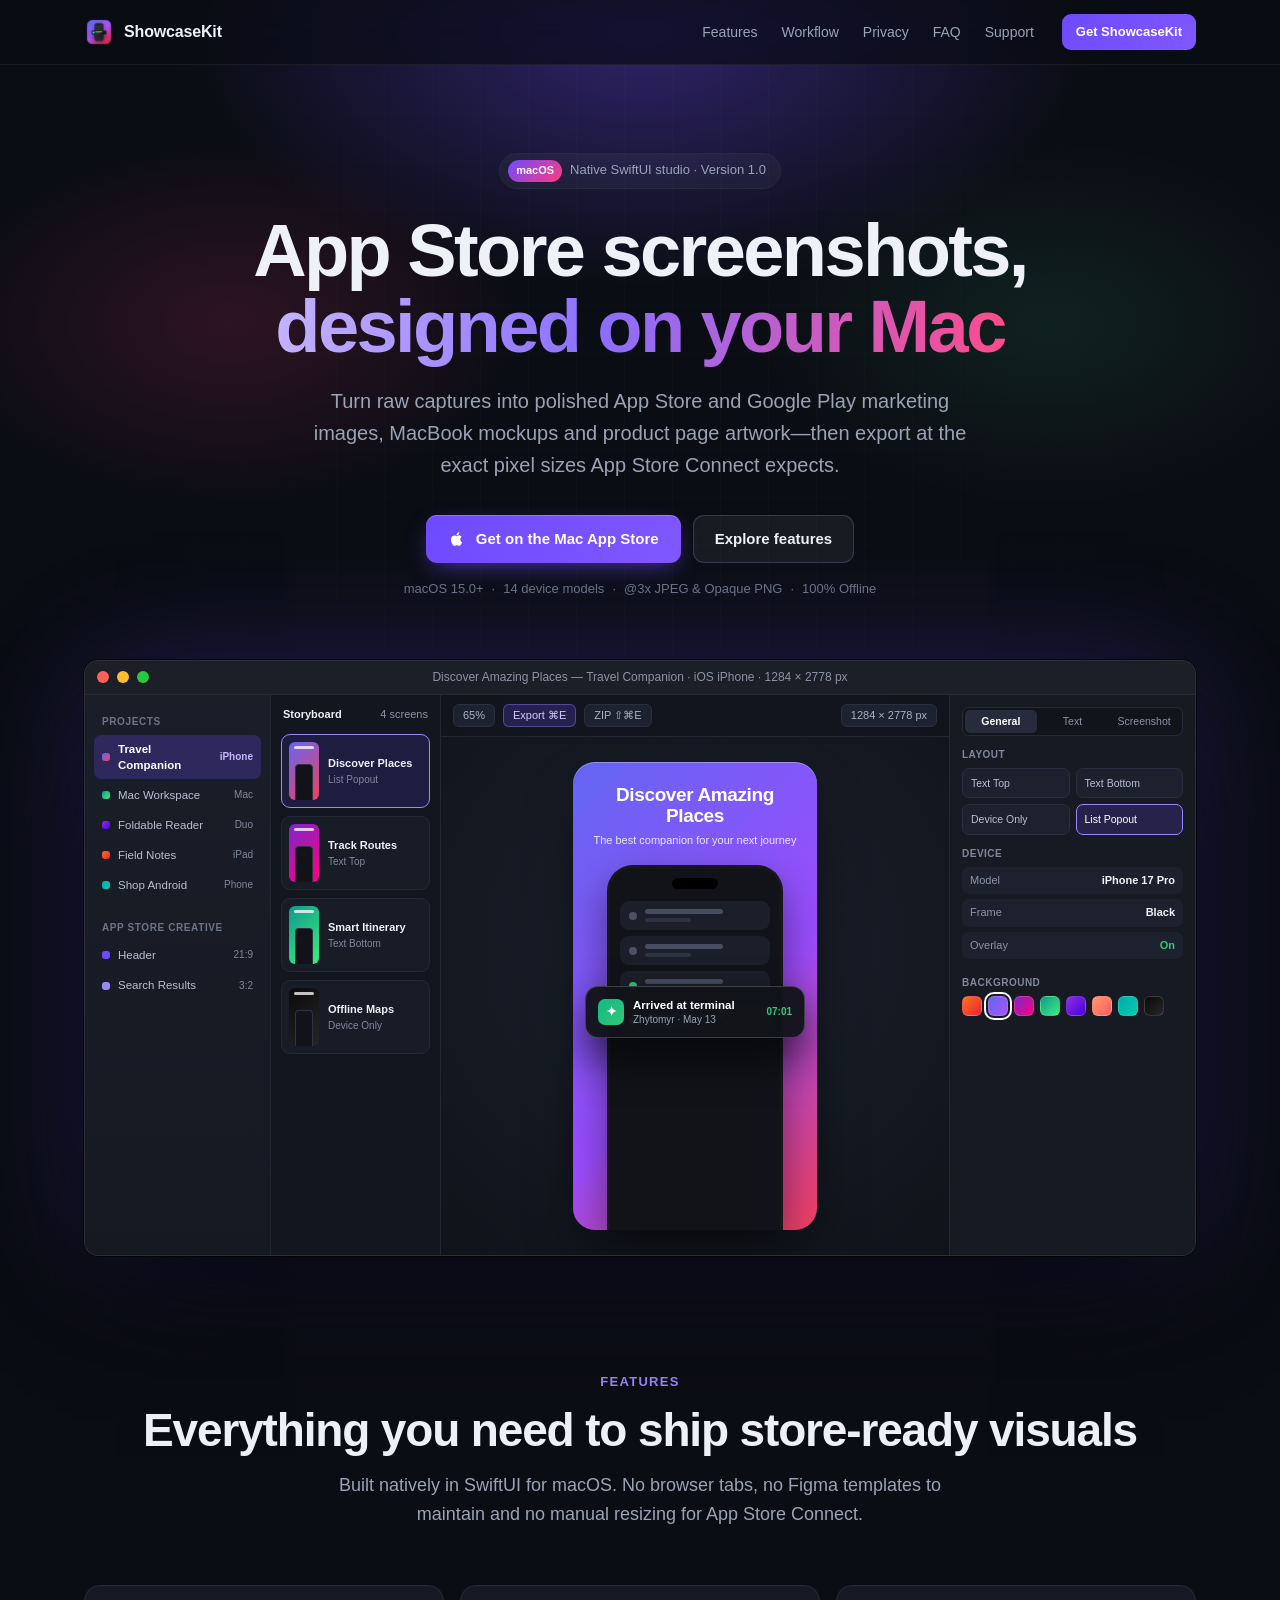
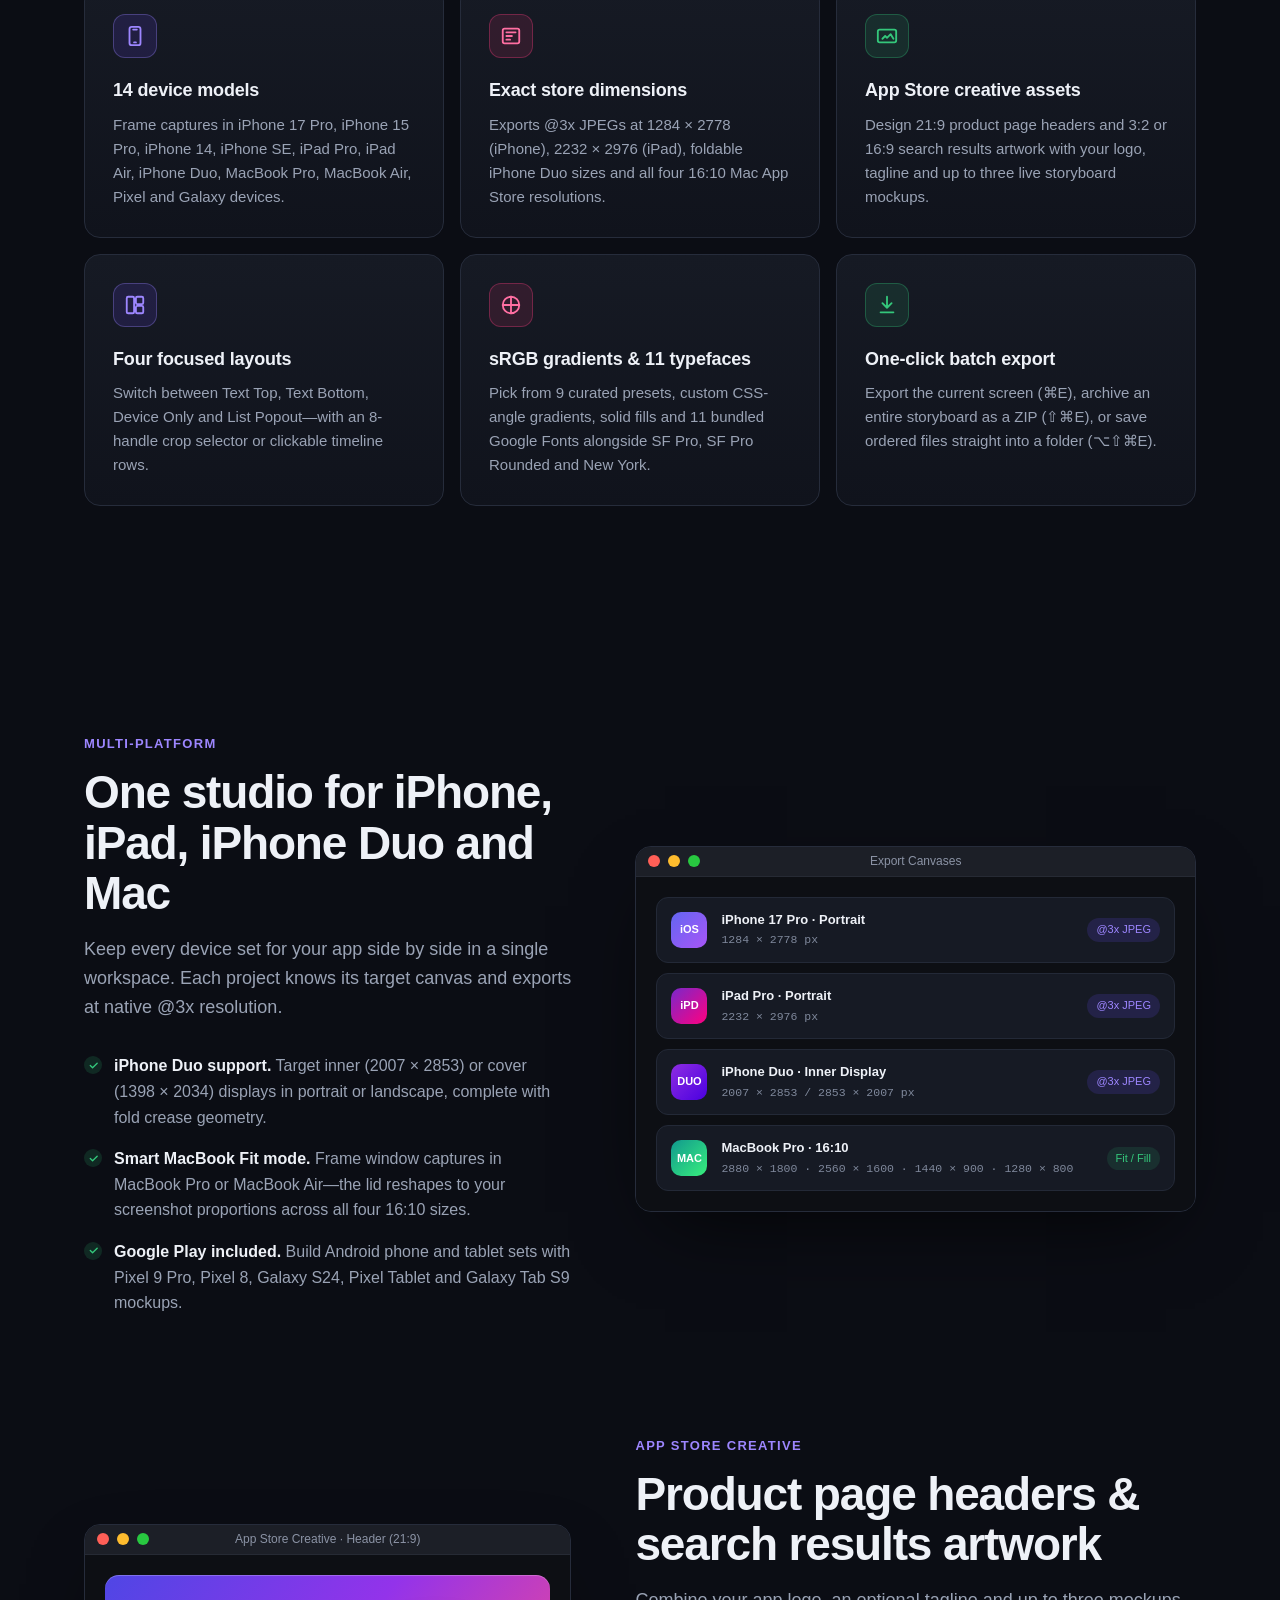
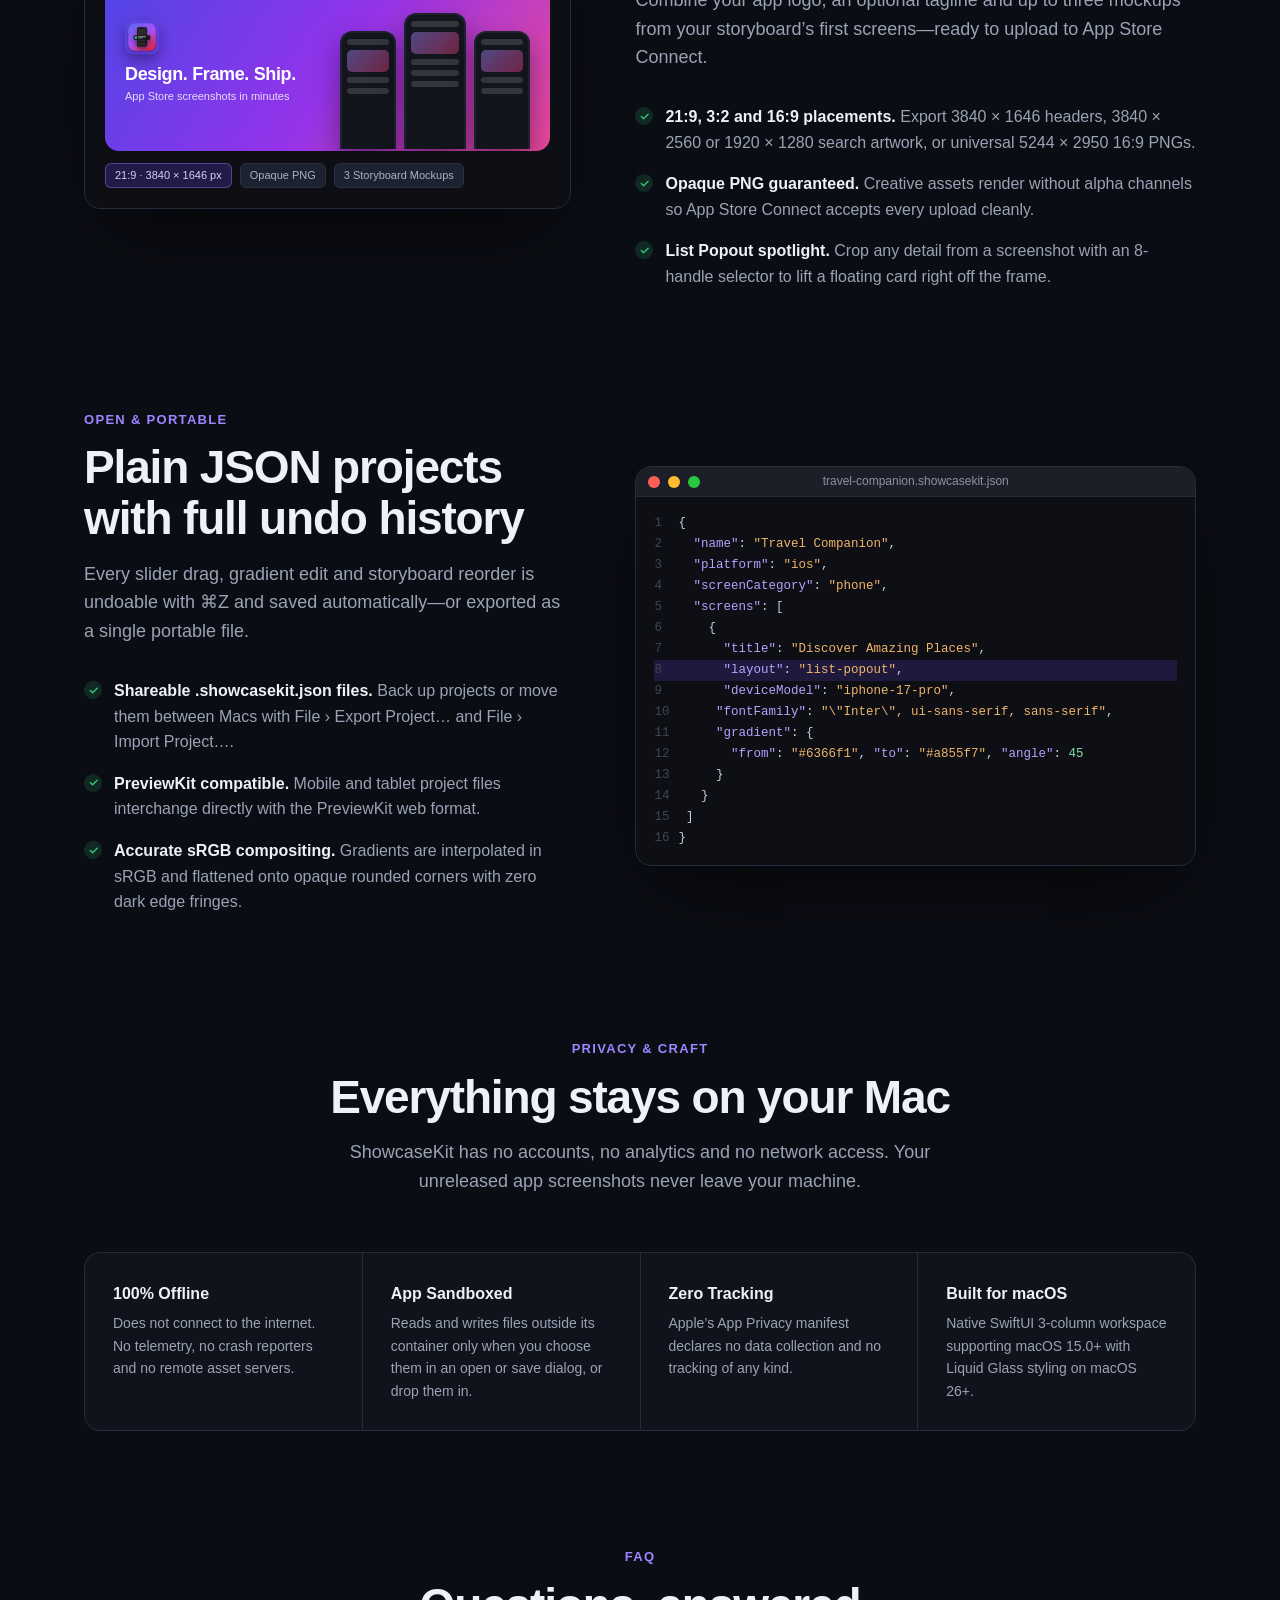
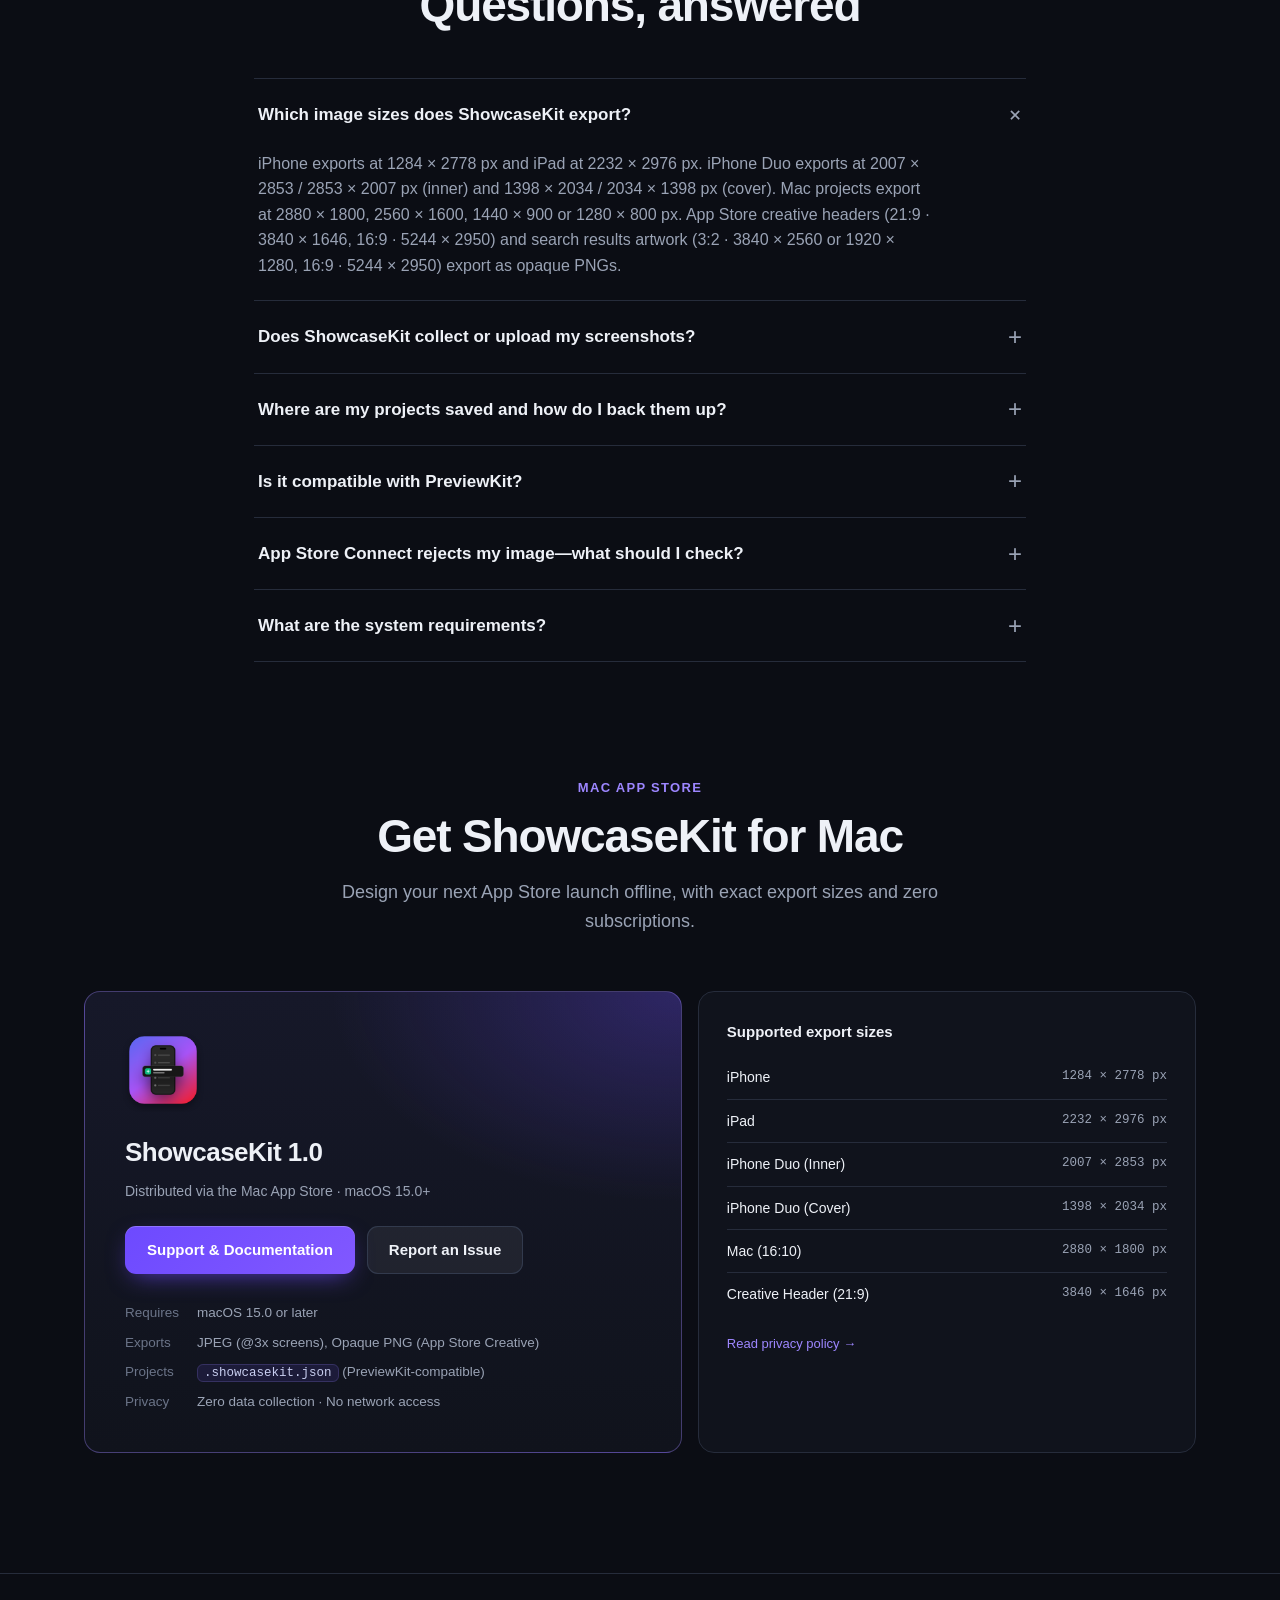
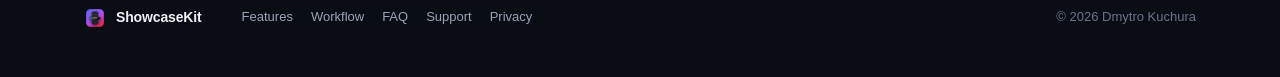
<file: index.html>
<!doctype html>
<html lang="en" class="nojs">
<head>
<meta charset="utf-8">
<meta name="viewport" content="width=device-width, initial-scale=1">
<title>ShowcaseKit — App Store Screenshots &amp; Mockups for macOS</title>
<meta name="description" content="Design App Store and Google Play marketing screenshots, MacBook mockups and product page artwork on your Mac, then export at exact store pixel sizes.">
<meta name="author" content="Dmytro Kuchura">
<meta name="robots" content="index, follow, max-image-preview:large, max-snippet:-1, max-video-preview:-1">
<meta name="googlebot" content="index, follow, max-image-preview:large, max-snippet:-1, max-video-preview:-1">
<link rel="canonical" href="https://dmytro-kuchura.github.io/showcasekit/">
<link rel="sitemap" type="application/xml" title="Sitemap" href="sitemap.xml">
<meta name="application-name" content="ShowcaseKit">
<meta name="apple-mobile-web-app-title" content="ShowcaseKit">
<meta name="theme-color" content="#0b0d14">
<meta name="color-scheme" content="dark">

<meta property="og:type" content="website">
<meta property="og:site_name" content="ShowcaseKit">
<meta property="og:locale" content="en_US">
<meta property="og:url" content="https://dmytro-kuchura.github.io/showcasekit/">
<meta property="og:title" content="ShowcaseKit — App Store screenshots, designed on your Mac">
<meta property="og:description" content="Turn your app’s captures into store-ready marketing screenshots, MacBook mockups and App Store creative artwork—100% offline.">
<meta property="og:image" content="https://dmytro-kuchura.github.io/showcasekit/og.png">
<meta property="og:image:type" content="image/png">
<meta property="og:image:width" content="1200">
<meta property="og:image:height" content="630">
<meta property="og:image:alt" content="ShowcaseKit macOS app preview showing an App Store marketing screenshot with an iPhone mockup and List Popout card">

<meta name="twitter:card" content="summary_large_image">
<meta name="twitter:title" content="ShowcaseKit — App Store screenshots, designed on your Mac">
<meta name="twitter:description" content="Design App Store marketing screenshots, MacBook mockups and product page artwork on your Mac.">
<meta name="twitter:image" content="https://dmytro-kuchura.github.io/showcasekit/og.png">
<meta name="twitter:image:alt" content="ShowcaseKit macOS app preview showing an App Store marketing screenshot with an iPhone mockup and List Popout card">

<link rel="icon" href="icon.png" type="image/png">
<link rel="apple-touch-icon" href="icon.png">
<link rel="manifest" href="site.webmanifest">
<link rel="preload" href="icon.png" as="image">
<link rel="stylesheet" href="style.css">

<script type="application/ld+json">
{
  "@context": "https://schema.org",
  "@graph": [
    {
      "@type": "Person",
      "@id": "https://dmytro-kuchura.github.io/showcasekit/#author",
      "name": "Dmytro Kuchura",
      "url": "https://github.com/dmytro-kuchura"
    },
    {
      "@type": "SoftwareApplication",
      "@id": "https://dmytro-kuchura.github.io/showcasekit/#app",
      "name": "ShowcaseKit",
      "description": "Native macOS app for designing App Store and Google Play marketing screenshots, MacBook mockups and product page artwork with exact store exports.",
      "url": "https://dmytro-kuchura.github.io/showcasekit/",
      "image": "https://dmytro-kuchura.github.io/showcasekit/icon.png",
      "screenshot": "https://dmytro-kuchura.github.io/showcasekit/og.png",
      "applicationCategory": "DesignApplication",
      "applicationSubCategory": "Screenshot & Mockup Designer",
      "operatingSystem": "macOS 15.0 or later",
      "softwareVersion": "1.0",
      "inLanguage": "en",
      "author": { "@id": "https://dmytro-kuchura.github.io/showcasekit/#author" },
      "publisher": { "@id": "https://dmytro-kuchura.github.io/showcasekit/#author" },
      "featureList": [
        "14 device models for iPhone, iPad, iPhone Duo, Mac and Android",
        "Exact @3x App Store Connect and Google Play export sizes",
        "App Store product page header and search results artwork",
        "Four layouts including List Popout with 8-handle crop selector",
        "Gradient presets, custom gradients, solid fills and 11 typefaces",
        "Portable .showcasekit.json project files"
      ]
    },
    {
      "@type": "WebSite",
      "@id": "https://dmytro-kuchura.github.io/showcasekit/#website",
      "name": "ShowcaseKit",
      "url": "https://dmytro-kuchura.github.io/showcasekit/",
      "inLanguage": "en",
      "publisher": { "@id": "https://dmytro-kuchura.github.io/showcasekit/#author" }
    },
    {
      "@type": "WebPage",
      "@id": "https://dmytro-kuchura.github.io/showcasekit/#webpage",
      "url": "https://dmytro-kuchura.github.io/showcasekit/",
      "name": "ShowcaseKit — App Store Screenshots & Mockups for macOS",
      "description": "Design App Store and Google Play marketing screenshots, MacBook mockups and product page artwork on your Mac, then export at exact store pixel sizes.",
      "isPartOf": { "@id": "https://dmytro-kuchura.github.io/showcasekit/#website" },
      "about": { "@id": "https://dmytro-kuchura.github.io/showcasekit/#app" },
      "primaryImageOfPage": "https://dmytro-kuchura.github.io/showcasekit/og.png",
      "inLanguage": "en"
    },
    {
      "@type": "FAQPage",
      "@id": "https://dmytro-kuchura.github.io/showcasekit/#faq",
      "mainEntity": [
        {
          "@type": "Question",
          "name": "Which image sizes does ShowcaseKit export?",
          "acceptedAnswer": {
            "@type": "Answer",
            "text": "iPhone exports at 1284 x 2778 px and iPad at 2232 x 2976 px. iPhone Duo exports at 2007 x 2853 / 2853 x 2007 px (inner) and 1398 x 2034 / 2034 x 1398 px (cover). Mac projects export at 2880 x 1800, 2560 x 1600, 1440 x 900 or 1280 x 800 px. App Store creative headers (21:9 · 3840 x 1646, 16:9 · 5244 x 2950) and search results artwork (3:2 · 3840 x 2560 or 1920 x 1280, 16:9 · 5244 x 2950) export as opaque PNGs."
          }
        },
        {
          "@type": "Question",
          "name": "Does ShowcaseKit collect or upload my screenshots?",
          "acceptedAnswer": {
            "@type": "Answer",
            "text": "No. ShowcaseKit has no accounts, no analytics and no network access. All projects, screenshots and logos are stored locally in ShowcaseKit’s sandboxed container on your Mac."
          }
        },
        {
          "@type": "Question",
          "name": "Where are my projects saved and how do I back them up?",
          "acceptedAnswer": {
            "@type": "Answer",
            "text": "Projects save automatically on your Mac. To back up a project or move it to another Mac, choose File › Export Project… to save a portable .showcasekit.json file, then open it with File › Import Project…."
          }
        },
        {
          "@type": "Question",
          "name": "Is it compatible with PreviewKit?",
          "acceptedAnswer": {
            "@type": "Answer",
            "text": "Yes. .showcasekit.json uses the same format as PreviewKit’s .previewkit.json, so iOS and Android phone/tablet projects move freely between the two."
          }
        },
        {
          "@type": "Question",
          "name": "App Store Connect rejects my image—what should I check?",
          "acceptedAnswer": {
            "@type": "Answer",
            "text": "Verify that your project’s device class (iPhone, iPad, iPhone Duo or Mac) matches the slot you are uploading to in App Store Connect. If it still fails, check the Support page or open a GitHub issue with the exact error message."
          }
        },
        {
          "@type": "Question",
          "name": "What are the system requirements?",
          "acceptedAnswer": {
            "@type": "Answer",
            "text": "macOS 15.0 or later. ShowcaseKit is a native SwiftUI Mac app sold through the Mac App Store."
          }
        }
      ]
    }
  ]
}
</script>
<script>document.documentElement.className = "js";</script>
</head>
<body>

<nav aria-label="Main">
  <div class="wrap">
    <a class="brand" href="./" aria-label="ShowcaseKit home"><img src="icon.png" alt="" width="30" height="30">ShowcaseKit</a>
    <div class="links">
      <a href="#features">Features</a>
      <a href="#workflow">Workflow</a>
      <a href="#privacy">Privacy</a>
      <a href="#faq">FAQ</a>
      <a href="support.html">Support</a>
    </div>
    <a class="btn small" href="#get">Get ShowcaseKit</a>
  </div>
</nav>

<main>
<header class="hero">
  <div class="wrap">
    <a class="pill" href="#features"><b>macOS</b> Native SwiftUI studio · Version 1.0</a>
    <h1>App Store screenshots,<br><span class="grad">designed on your Mac</span></h1>
    <p class="lede">Turn raw captures into polished App Store and Google Play marketing images, MacBook mockups and product page artwork—then export at the exact pixel sizes App Store Connect expects.</p>
    <div class="cta">
      <a class="btn" href="#get">
        <svg viewBox="0 0 24 24" fill="currentColor" aria-hidden="true"><path d="M16.37 12.6c-.02-2.3 1.88-3.4 1.97-3.46-1.07-1.57-2.74-1.78-3.33-1.8-1.42-.14-2.77.83-3.49.83-.72 0-1.83-.81-3.01-.79-1.55.02-2.98.9-3.78 2.29-1.61 2.8-.41 6.94 1.16 9.21.77 1.11 1.68 2.36 2.88 2.31 1.16-.05 1.59-.75 2.99-.75 1.4 0 1.79.75 3.01.72 1.24-.02 2.03-1.13 2.79-2.25.88-1.29 1.24-2.53 1.26-2.6-.03-.01-2.42-.93-2.45-3.71zM14.08 5.84c.64-.77 1.07-1.85.95-2.92-.92.04-2.03.61-2.69 1.38-.59.68-1.1 1.78-.97 2.83 1.03.08 2.07-.52 2.71-1.29z"/></svg>
        Get on the Mac App Store
      </a>
      <a class="btn ghost" href="#features">Explore features</a>
    </div>
    <p class="cta-meta"><span>macOS 15.0+</span><span>14 device models</span><span>@3x JPEG &amp; Opaque PNG</span><span>100% Offline</span></p>

    <div class="shot" id="shot">
      <div class="win" role="img" aria-label="ShowcaseKit window showing project sidebar, screen storyboard, live device canvas and inspector">
        <div class="titlebar"><i></i><i></i><i></i><span>Discover Amazing Places — Travel Companion · iOS iPhone · 1284 × 2778 px</span></div>
        <div class="sk-body">
          <div class="sk-side">
            <div class="sk-grp">Projects</div>
            <div class="sk-proj sel"><span class="sk-dot" style="background:linear-gradient(135deg,#6366f1,#f43f5e)"></span>Travel Companion<em>iPhone</em></div>
            <div class="sk-proj"><span class="sk-dot" style="background:linear-gradient(135deg,#11998e,#38ef7d)"></span>Mac Workspace<em>Mac</em></div>
            <div class="sk-proj"><span class="sk-dot" style="background:linear-gradient(135deg,#8e2de2,#4a00e0)"></span>Foldable Reader<em>Duo</em></div>
            <div class="sk-proj"><span class="sk-dot" style="background:linear-gradient(135deg,#f97316,#ed213a)"></span>Field Notes<em>iPad</em></div>
            <div class="sk-proj"><span class="sk-dot" style="background:linear-gradient(135deg,#02aab0,#00cdac)"></span>Shop Android<em>Phone</em></div>
            <div class="sk-grp" style="margin-top:12px">App Store Creative</div>
            <div class="sk-proj"><span class="sk-dot" style="background:#6d4aff"></span>Header<em>21:9</em></div>
            <div class="sk-proj"><span class="sk-dot" style="background:#9d86ff"></span>Search Results<em>3:2</em></div>
          </div>

          <div class="sk-board">
            <div class="sk-board-hd"><b>Storyboard</b><span>4 screens</span></div>
            <div class="sk-thumb sel">
              <div class="sk-mini" style="background:linear-gradient(135deg,#6366f1,#f43f5e)"><span></span><i></i></div>
              <div class="sk-thumb-meta"><b>Discover Places</b><small>List Popout</small></div>
            </div>
            <div class="sk-thumb">
              <div class="sk-mini" style="background:linear-gradient(135deg,#7928CA,#FF0080)"><span></span><i></i></div>
              <div class="sk-thumb-meta"><b>Track Routes</b><small>Text Top</small></div>
            </div>
            <div class="sk-thumb">
              <div class="sk-mini" style="background:linear-gradient(135deg,#11998e,#38ef7d)"><span></span><i></i></div>
              <div class="sk-thumb-meta"><b>Smart Itinerary</b><small>Text Bottom</small></div>
            </div>
            <div class="sk-thumb">
              <div class="sk-mini" style="background:linear-gradient(135deg,#0a0a0a,#262626)"><span></span><i></i></div>
              <div class="sk-thumb-meta"><b>Offline Maps</b><small>Device Only</small></div>
            </div>
          </div>

          <div class="sk-stage">
            <div class="sk-toolbar">
              <span class="chip">65%</span>
              <span class="chip accent">Export ⌘E</span>
              <span class="chip">ZIP ⇧⌘E</span>
              <span class="chip" style="margin-left:auto">1284 × 2778 px</span>
            </div>
            <div class="sk-canvas-wrap">
              <div class="sk-card">
                <h4>Discover Amazing Places</h4>
                <p>The best companion for your next journey</p>
                <div class="sk-phone">
                  <div class="sk-island"></div>
                  <div class="sk-row"><i></i><div><b></b><span></span></div></div>
                  <div class="sk-row"><i></i><div><b></b><span></span></div></div>
                  <div class="sk-row done"><i></i><div><b></b><span></span></div></div>
                  <div class="sk-row done"><i></i><div><b></b><span></span></div></div>
                </div>
                <div class="sk-popout">
                  <div class="sk-pop-ic">✦</div>
                  <div><b>Arrived at terminal</b><small>Zhytomyr · May 13</small></div>
                  <em>07:01</em>
                </div>
              </div>
            </div>
          </div>

          <div class="sk-insp">
            <div class="sk-seg"><span class="on">General</span><span>Text</span><span>Screenshot</span></div>
            <div>
              <div class="sk-sec-lbl">Layout</div>
              <div class="sk-layouts">
                <div class="sk-lay">Text Top</div>
                <div class="sk-lay">Text Bottom</div>
                <div class="sk-lay">Device Only</div>
                <div class="sk-lay on">List Popout</div>
              </div>
            </div>
            <div>
              <div class="sk-sec-lbl">Device</div>
              <div class="sk-kv"><span>Model</span><b>iPhone 17 Pro</b></div>
              <div class="sk-kv"><span>Frame</span><b>Black</b></div>
              <div class="sk-kv"><span>Overlay</span><b style="color:var(--green)">On</b></div>
            </div>
            <div>
              <div class="sk-sec-lbl">Background</div>
              <div class="sk-swatches">
                <span class="sk-sw" style="background:linear-gradient(135deg,#f97316,#ed213a)"></span>
                <span class="sk-sw on" style="background:linear-gradient(135deg,#6366f1,#a855f7)"></span>
                <span class="sk-sw" style="background:linear-gradient(135deg,#7928CA,#FF0080)"></span>
                <span class="sk-sw" style="background:linear-gradient(135deg,#11998e,#38ef7d)"></span>
                <span class="sk-sw" style="background:linear-gradient(135deg,#8e2de2,#4a00e0)"></span>
                <span class="sk-sw" style="background:linear-gradient(135deg,#ff9966,#ff5e62)"></span>
                <span class="sk-sw" style="background:linear-gradient(135deg,#02aab0,#00cdac)"></span>
                <span class="sk-sw" style="background:linear-gradient(135deg,#0a0a0a,#262626)"></span>
              </div>
            </div>
          </div>
        </div>
      </div>
    </div>
  </div>
</header>

<section id="features">
  <div class="wrap">
    <div class="center reveal">
      <div class="eyebrow">Features</div>
      <h2>Everything you need to ship store-ready visuals</h2>
      <p class="sub">Built natively in SwiftUI for macOS. No browser tabs, no Figma templates to maintain and no manual resizing for App Store Connect.</p>
    </div>
    <div class="grid">
      <div class="card reveal">
        <div class="ico"><svg viewBox="0 0 24 24" fill="none" stroke="currentColor" stroke-width="2" stroke-linecap="round" stroke-linejoin="round"><rect x="6" y="2" width="12" height="20" rx="2.5"/><path d="M10 5h4M11 19h2"/></svg></div>
        <h3>14 device models</h3>
        <p>Frame captures in iPhone 17 Pro, iPhone 15 Pro, iPhone 14, iPhone SE, iPad Pro, iPad Air, iPhone Duo, MacBook Pro, MacBook Air, Pixel and Galaxy devices.</p>
      </div>
      <div class="card reveal">
        <div class="ico p"><svg viewBox="0 0 24 24" fill="none" stroke="currentColor" stroke-width="2" stroke-linecap="round" stroke-linejoin="round"><rect x="3" y="4" width="18" height="16" rx="2"/><path d="M7 8h10M7 12h6M7 16h4"/></svg></div>
        <h3>Exact store dimensions</h3>
        <p>Exports @3x JPEGs at 1284 × 2778 (iPhone), 2232 × 2976 (iPad), foldable iPhone Duo sizes and all four 16:10 Mac App Store resolutions.</p>
      </div>
      <div class="card reveal">
        <div class="ico g"><svg viewBox="0 0 24 24" fill="none" stroke="currentColor" stroke-width="2" stroke-linecap="round" stroke-linejoin="round"><rect x="2" y="5" width="20" height="14" rx="2"/><path d="M7 15l3-3 2 2 4-4 3 5"/></svg></div>
        <h3>App Store creative assets</h3>
        <p>Design 21:9 product page headers and 3:2 or 16:9 search results artwork with your logo, tagline and up to three live storyboard mockups.</p>
      </div>
      <div class="card reveal">
        <div class="ico"><svg viewBox="0 0 24 24" fill="none" stroke="currentColor" stroke-width="2" stroke-linecap="round" stroke-linejoin="round"><rect x="3" y="3" width="8" height="18" rx="1.5"/><rect x="13" y="3" width="8" height="8" rx="1.5"/><rect x="13" y="13" width="8" height="8" rx="1.5"/></svg></div>
        <h3>Four focused layouts</h3>
        <p>Switch between Text Top, Text Bottom, Device Only and List Popout—with an 8-handle crop selector or clickable timeline rows.</p>
      </div>
      <div class="card reveal">
        <div class="ico p"><svg viewBox="0 0 24 24" fill="none" stroke="currentColor" stroke-width="2" stroke-linecap="round" stroke-linejoin="round"><circle cx="12" cy="12" r="9"/><path d="M12 3v18M3 12h18"/></svg></div>
        <h3>sRGB gradients &amp; 11 typefaces</h3>
        <p>Pick from 9 curated presets, custom CSS-angle gradients, solid fills and 11 bundled Google Fonts alongside SF Pro, SF Pro Rounded and New York.</p>
      </div>
      <div class="card reveal">
        <div class="ico g"><svg viewBox="0 0 24 24" fill="none" stroke="currentColor" stroke-width="2" stroke-linecap="round" stroke-linejoin="round"><path d="M12 3v12M7 10l5 5 5-5M5 20h14"/></svg></div>
        <h3>One-click batch export</h3>
        <p>Export the current screen (⌘E), archive an entire storyboard as a ZIP (⇧⌘E), or save ordered files straight into a folder (⌥⇧⌘E).</p>
      </div>
    </div>
  </div>
</section>

<section id="workflow">
  <div class="wrap">
    <div class="row">
      <div class="reveal">
        <div class="eyebrow">Multi-platform</div>
        <h2>One studio for iPhone, iPad, iPhone Duo and Mac</h2>
        <p class="sub">Keep every device set for your app side by side in a single workspace. Each project knows its target canvas and exports at native @3x resolution.</p>
        <ul>
          <li><span><b>iPhone Duo support.</b> Target inner (2007 × 2853) or cover (1398 × 2034) displays in portrait or landscape, complete with fold crease geometry.</span></li>
          <li><span><b>Smart MacBook Fit mode.</b> Frame window captures in MacBook Pro or MacBook Air—the lid reshapes to your screenshot proportions across all four 16:10 sizes.</span></li>
          <li><span><b>Google Play included.</b> Build Android phone and tablet sets with Pixel 9 Pro, Pixel 8, Galaxy S24, Pixel Tablet and Galaxy Tab S9 mockups.</span></li>
        </ul>
      </div>
      <div class="panel reveal" aria-hidden="true">
        <div class="titlebar"><i></i><i></i><i></i><span>Export Canvases</span></div>
        <div class="multi">
          <div class="mc"><div class="av" style="background:linear-gradient(135deg,#6366f1,#a855f7)">iOS</div><div><b>iPhone 17 Pro · Portrait</b><small>1284 × 2778 px</small></div><span class="st">@3x JPEG</span></div>
          <div class="mc"><div class="av" style="background:linear-gradient(135deg,#7928CA,#FF0080)">iPD</div><div><b>iPad Pro · Portrait</b><small>2232 × 2976 px</small></div><span class="st">@3x JPEG</span></div>
          <div class="mc"><div class="av" style="background:linear-gradient(135deg,#8e2de2,#4a00e0)">DUO</div><div><b>iPhone Duo · Inner Display</b><small>2007 × 2853 / 2853 × 2007 px</small></div><span class="st">@3x JPEG</span></div>
          <div class="mc"><div class="av" style="background:linear-gradient(135deg,#11998e,#38ef7d)">MAC</div><div><b>MacBook Pro · 16:10</b><small>2880 × 1800 · 2560 × 1600 · 1440 × 900 · 1280 × 800</small></div><span class="st g">Fit / Fill</span></div>
        </div>
      </div>
    </div>

    <div class="row rev">
      <div class="reveal">
        <div class="eyebrow">App Store Creative</div>
        <h2>Product page headers &amp; search results artwork</h2>
        <p class="sub">Combine your app logo, an optional tagline and up to three mockups from your storyboard’s first screens—ready to upload to App Store Connect.</p>
        <ul>
          <li><span><b>21:9, 3:2 and 16:9 placements.</b> Export 3840 × 1646 headers, 3840 × 2560 or 1920 × 1280 search artwork, or universal 5244 × 2950 16:9 PNGs.</span></li>
          <li><span><b>Opaque PNG guaranteed.</b> Creative assets render without alpha channels so App Store Connect accepts every upload cleanly.</span></li>
          <li><span><b>List Popout spotlight.</b> Crop any detail from a screenshot with an 8-handle selector to lift a floating card right off the frame.</span></li>
        </ul>
      </div>
      <div class="panel reveal" aria-hidden="true">
        <div class="titlebar"><i></i><i></i><i></i><span>App Store Creative · Header (21:9)</span></div>
        <div class="creative-box">
          <div class="creative-banner">
            <div class="creative-copy">
              <img class="creative-logo" src="icon.png" alt="" width="34" height="34">
              <strong>Design. Frame. Ship.</strong>
              <span>App Store screenshots in minutes</span>
            </div>
            <div class="creative-phones">
              <div class="cp"><i></i><b></b><i></i><i></i></div>
              <div class="cp mid"><i></i><b></b><i></i><i></i><i></i></div>
              <div class="cp"><i></i><b></b><i></i><i></i></div>
            </div>
          </div>
          <div class="creative-meta">
            <span class="chip accent">21:9 · 3840 × 1646 px</span>
            <span class="chip">Opaque PNG</span>
            <span class="chip">3 Storyboard Mockups</span>
          </div>
        </div>
      </div>
    </div>

    <div class="row">
      <div class="reveal">
        <div class="eyebrow">Open &amp; Portable</div>
        <h2>Plain JSON projects with full undo history</h2>
        <p class="sub">Every slider drag, gradient edit and storyboard reorder is undoable with ⌘Z and saved automatically—or exported as a single portable file.</p>
        <ul>
          <li><span><b>Shareable .showcasekit.json files.</b> Back up projects or move them between Macs with File › Export Project… and File › Import Project….</span></li>
          <li><span><b>PreviewKit compatible.</b> Mobile and tablet project files interchange directly with the PreviewKit web format.</span></li>
          <li><span><b>Accurate sRGB compositing.</b> Gradients are interpolated in sRGB and flattened onto opaque rounded corners with zero dark edge fringes.</span></li>
        </ul>
      </div>
      <div class="panel reveal" aria-hidden="true">
        <div class="titlebar"><i></i><i></i><i></i><span>travel-companion.showcasekit.json</span></div>
        <div class="json"><span class="ln">1</span>{
<span class="ln">2</span>  <span class="k">"name"</span>: <span class="s">"Travel Companion"</span>,
<span class="ln">3</span>  <span class="k">"platform"</span>: <span class="s">"ios"</span>,
<span class="ln">4</span>  <span class="k">"screenCategory"</span>: <span class="s">"phone"</span>,
<span class="ln">5</span>  <span class="k">"screens"</span>: [
<span class="ln">6</span>    {
<span class="ln">7</span>      <span class="k">"title"</span>: <span class="s">"Discover Amazing Places"</span>,
<span class="hl"><span class="ln">8</span>      <span class="k">"layout"</span>: <span class="s">"list-popout"</span>,</span>
<span class="ln">9</span>      <span class="k">"deviceModel"</span>: <span class="s">"iphone-17-pro"</span>,
<span class="ln">10</span>     <span class="k">"fontFamily"</span>: <span class="s">"\"Inter\", ui-sans-serif, sans-serif"</span>,
<span class="ln">11</span>     <span class="k">"gradient"</span>: {
<span class="ln">12</span>       <span class="k">"from"</span>: <span class="s">"#6366f1"</span>, <span class="k">"to"</span>: <span class="s">"#a855f7"</span>, <span class="k">"angle"</span>: <span class="n">45</span>
<span class="ln">13</span>     }
<span class="ln">14</span>   }
<span class="ln">15</span> ]
<span class="ln">16</span>}</div>
      </div>
    </div>
  </div>
</section>

<section id="privacy">
  <div class="wrap">
    <div class="center reveal">
      <div class="eyebrow">Privacy &amp; Craft</div>
      <h2>Everything stays on your Mac</h2>
      <p class="sub">ShowcaseKit has no accounts, no analytics and no network access. Your unreleased app screenshots never leave your machine.</p>
    </div>
    <div class="trust reveal">
      <div><b>100% Offline</b><p>Does not connect to the internet. No telemetry, no crash reporters and no remote asset servers.</p></div>
      <div><b>App Sandboxed</b><p>Reads and writes files outside its container only when you choose them in an open or save dialog, or drop them in.</p></div>
      <div><b>Zero Tracking</b><p>Apple’s App Privacy manifest declares no data collection and no tracking of any kind.</p></div>
      <div><b>Built for macOS</b><p>Native SwiftUI 3-column workspace supporting macOS 15.0+ with Liquid Glass styling on macOS 26+.</p></div>
    </div>
  </div>
</section>

<section id="faq">
  <div class="wrap narrow">
    <div class="center reveal">
      <div class="eyebrow">FAQ</div>
      <h2>Questions, answered</h2>
    </div>
    <div class="faq reveal">
      <details open>
        <summary><h3>Which image sizes does ShowcaseKit export?</h3></summary>
        <p>iPhone exports at 1284 × 2778 px and iPad at 2232 × 2976 px. iPhone Duo exports at 2007 × 2853 / 2853 × 2007 px (inner) and 1398 × 2034 / 2034 × 1398 px (cover). Mac projects export at 2880 × 1800, 2560 × 1600, 1440 × 900 or 1280 × 800 px. App Store creative headers (21:9 · 3840 × 1646, 16:9 · 5244 × 2950) and search results artwork (3:2 · 3840 × 2560 or 1920 × 1280, 16:9 · 5244 × 2950) export as opaque PNGs.</p>
      </details>
      <details>
        <summary><h3>Does ShowcaseKit collect or upload my screenshots?</h3></summary>
        <p>No. ShowcaseKit has no accounts, no analytics and no network access. All projects, screenshots and logos are stored locally in ShowcaseKit’s sandboxed container on your Mac.</p>
      </details>
      <details>
        <summary><h3>Where are my projects saved and how do I back them up?</h3></summary>
        <p>Projects save automatically on your Mac. To back up a project or move it to another Mac, choose <code>File › Export Project…</code> to save a portable <code>.showcasekit.json</code> file, then open it with <code>File › Import Project…</code>.</p>
      </details>
      <details>
        <summary><h3>Is it compatible with PreviewKit?</h3></summary>
        <p>Yes. <code>.showcasekit.json</code> uses the same format as PreviewKit’s <code>.previewkit.json</code>, so iOS and Android phone/tablet projects move freely between the two.</p>
      </details>
      <details>
        <summary><h3>App Store Connect rejects my image—what should I check?</h3></summary>
        <p>Verify that your project’s device class (iPhone, iPad, iPhone Duo or Mac) matches the slot you are uploading to in App Store Connect. If it still fails, check the <a href="support.html">Support page</a> or open a GitHub issue with the exact error message.</p>
      </details>
      <details>
        <summary><h3>What are the system requirements?</h3></summary>
        <p>macOS 15.0 or later. ShowcaseKit is a native SwiftUI Mac app sold through the Mac App Store.</p>
      </details>
    </div>
  </div>
</section>

<section id="get">
  <div class="wrap">
    <div class="center reveal">
      <div class="eyebrow">Mac App Store</div>
      <h2>Get ShowcaseKit for Mac</h2>
      <p class="sub">Design your next App Store launch offline, with exact export sizes and zero subscriptions.</p>
    </div>
    <div class="dl">
      <div class="dlmain reveal">
        <img src="icon.png" alt="ShowcaseKit app icon" width="84" height="84" loading="lazy">
        <h3>ShowcaseKit 1.0</h3>
        <p class="meta">Distributed via the Mac App Store · macOS 15.0+</p>
        <div class="cta" style="justify-content:flex-start">
          <a class="btn" href="support.html">Support &amp; Documentation</a>
          <a class="btn ghost" href="https://github.com/dmytro-kuchura/showcasekit/issues/new">Report an Issue</a>
        </div>
        <dl>
          <dt>Requires</dt><dd>macOS 15.0 or later</dd>
          <dt>Exports</dt><dd>JPEG (@3x screens), Opaque PNG (App Store Creative)</dd>
          <dt>Projects</dt><dd><code>.showcasekit.json</code> (PreviewKit-compatible)</dd>
          <dt>Privacy</dt><dd>Zero data collection · No network access</dd>
        </dl>
      </div>
      <div class="older reveal">
        <h3>Supported export sizes</h3>
        <ul>
          <li>iPhone<span>1284 × 2778 px</span></li>
          <li>iPad<span>2232 × 2976 px</span></li>
          <li>iPhone Duo (Inner)<span>2007 × 2853 px</span></li>
          <li>iPhone Duo (Cover)<span>1398 × 2034 px</span></li>
          <li>Mac (16:10)<span>2880 × 1800 px</span></li>
          <li>Creative Header (21:9)<span>3840 × 1646 px</span></li>
        </ul>
        <a class="rss" href="privacy.html">Read privacy policy →</a>
      </div>
    </div>
  </div>
</section>

</main>

<footer>
  <div class="wrap">
    <a class="brand" href="./"><img src="icon.png" alt="" width="22" height="22" loading="lazy">ShowcaseKit</a>
    <nav aria-label="Footer" class="flinks">
      <a href="#features">Features</a>
      <a href="#workflow">Workflow</a>
      <a href="#faq">FAQ</a>
      <a href="support.html">Support</a>
      <a href="privacy.html">Privacy</a>
    </nav>
    <p>© 2026 Dmytro Kuchura</p>
  </div>
</footer>

<script>
(function () {
  var els = document.querySelectorAll('.reveal, #shot');
  if (!('IntersectionObserver' in window)) {
    els.forEach(function (e) { e.classList.add('in'); });
    return;
  }
  var io = new IntersectionObserver(function (entries) {
    entries.forEach(function (e) {
      if (e.isIntersecting) {
        e.target.classList.add('in');
        io.unobserve(e.target);
      }
    });
  }, { threshold: 0.12 });
  els.forEach(function (e) { io.observe(e); });
})();
</script>
</body>
</html>
</file>
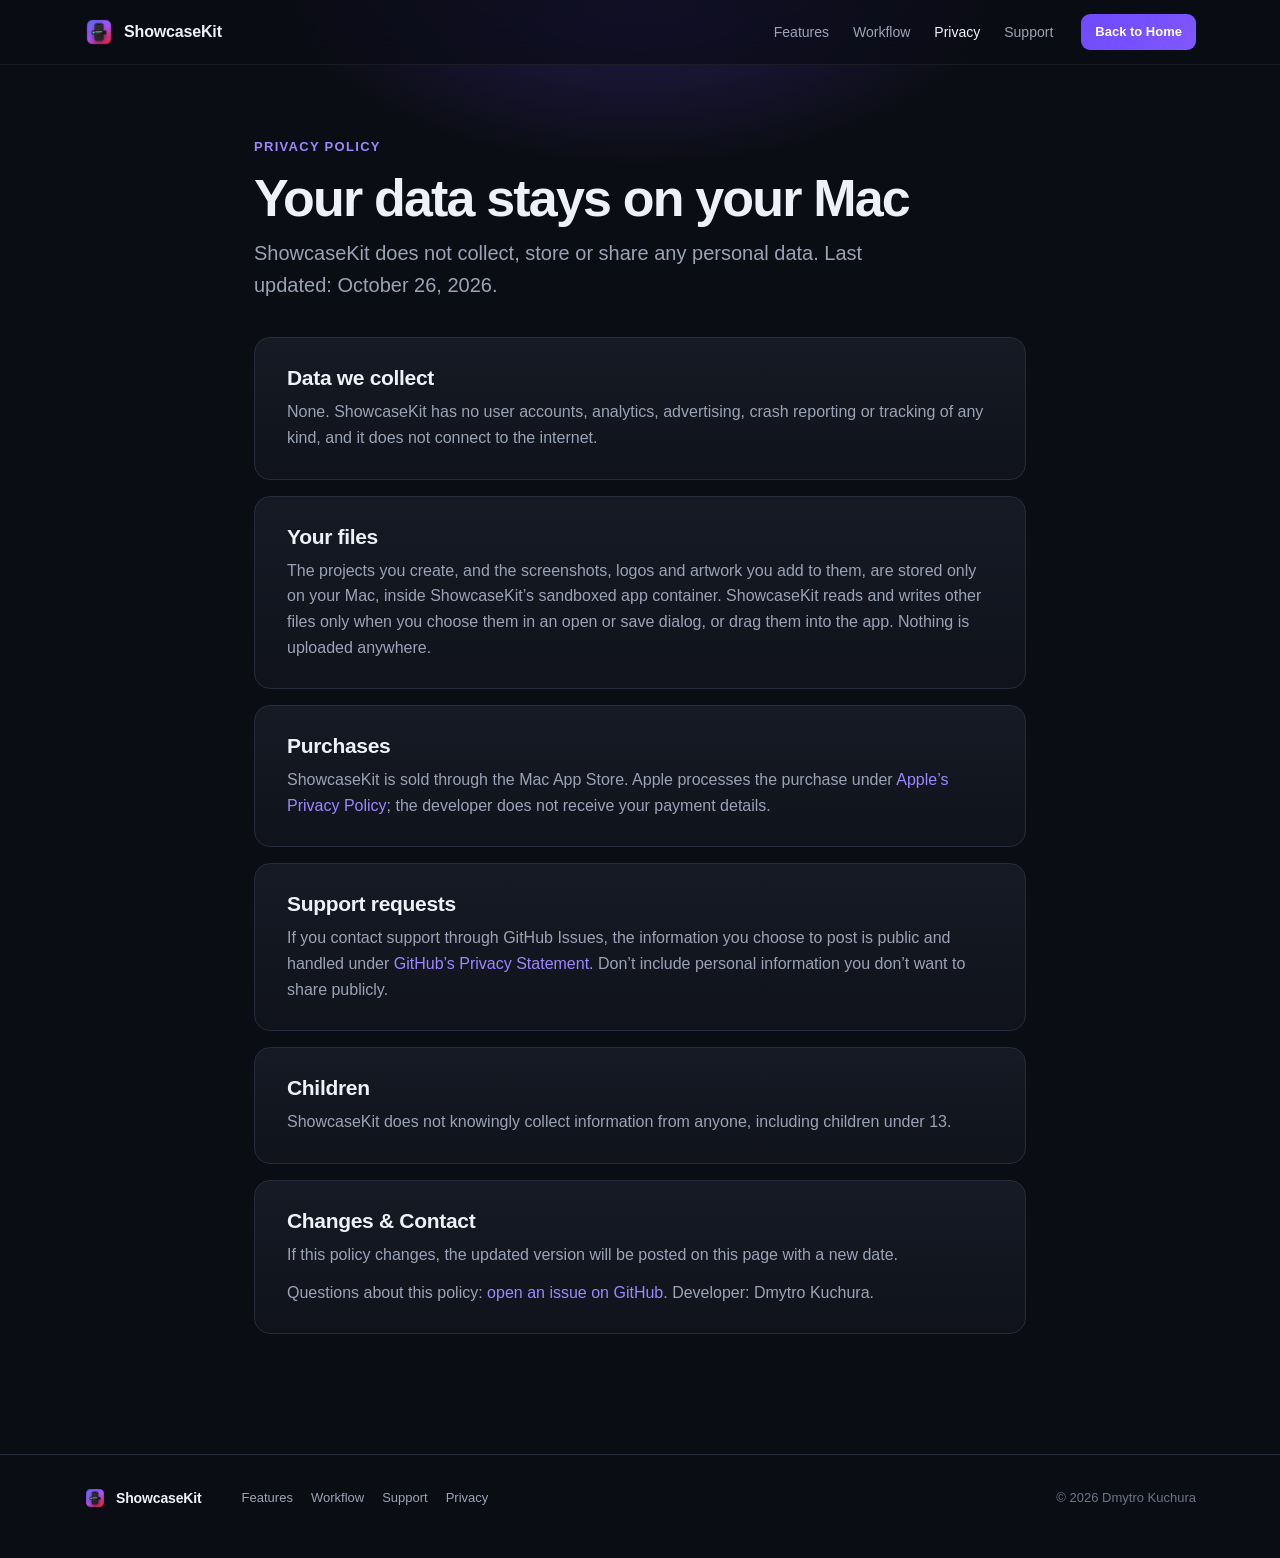
<file: privacy.html>
<!doctype html>
<html lang="en" class="nojs">
<head>
<meta charset="utf-8">
<meta name="viewport" content="width=device-width, initial-scale=1">
<title>ShowcaseKit Privacy Policy</title>
<meta name="description" content="ShowcaseKit does not collect, store or share any personal data. Everything stays inside its sandboxed app container on your Mac.">
<meta name="author" content="Dmytro Kuchura">
<meta name="robots" content="index, follow, max-image-preview:large, max-snippet:-1, max-video-preview:-1">
<meta name="googlebot" content="index, follow, max-image-preview:large, max-snippet:-1, max-video-preview:-1">
<link rel="canonical" href="https://dmytro-kuchura.github.io/showcasekit/privacy.html">
<link rel="sitemap" type="application/xml" title="Sitemap" href="sitemap.xml">
<meta name="application-name" content="ShowcaseKit">
<meta name="apple-mobile-web-app-title" content="ShowcaseKit">
<meta name="theme-color" content="#0b0d14">
<meta name="color-scheme" content="dark">

<meta property="og:type" content="website">
<meta property="og:site_name" content="ShowcaseKit">
<meta property="og:locale" content="en_US">
<meta property="og:url" content="https://dmytro-kuchura.github.io/showcasekit/privacy.html">
<meta property="og:title" content="ShowcaseKit Privacy Policy">
<meta property="og:description" content="ShowcaseKit does not collect, store or share any personal data. Everything stays on your Mac.">
<meta property="og:image" content="https://dmytro-kuchura.github.io/showcasekit/og.png">
<meta property="og:image:type" content="image/png">
<meta property="og:image:width" content="1200">
<meta property="og:image:height" content="630">
<meta property="og:image:alt" content="ShowcaseKit macOS app preview">

<meta name="twitter:card" content="summary_large_image">
<meta name="twitter:title" content="ShowcaseKit Privacy Policy">
<meta name="twitter:description" content="ShowcaseKit does not collect, store or share any personal data. Everything stays on your Mac.">
<meta name="twitter:image" content="https://dmytro-kuchura.github.io/showcasekit/og.png">

<link rel="icon" href="icon.png" type="image/png">
<link rel="apple-touch-icon" href="icon.png">
<link rel="manifest" href="site.webmanifest">
<link rel="stylesheet" href="style.css">

<script type="application/ld+json">
{
  "@context": "https://schema.org",
  "@graph": [
    {
      "@type": "WebPage",
      "@id": "https://dmytro-kuchura.github.io/showcasekit/privacy.html#webpage",
      "url": "https://dmytro-kuchura.github.io/showcasekit/privacy.html",
      "name": "ShowcaseKit Privacy Policy",
      "description": "ShowcaseKit does not collect, store or share any personal data.",
      "dateModified": "2026-10-26",
      "inLanguage": "en"
    },
    {
      "@type": "BreadcrumbList",
      "itemListElement": [
        { "@type": "ListItem", "position": 1, "name": "ShowcaseKit", "item": "https://dmytro-kuchura.github.io/showcasekit/" },
        { "@type": "ListItem", "position": 2, "name": "Privacy Policy", "item": "https://dmytro-kuchura.github.io/showcasekit/privacy.html" }
      ]
    }
  ]
}
</script>
</head>
<body>

<nav aria-label="Main">
  <div class="wrap">
    <a class="brand" href="./" aria-label="ShowcaseKit home"><img src="icon.png" alt="" width="30" height="30">ShowcaseKit</a>
    <div class="links">
      <a href="./#features">Features</a>
      <a href="./#workflow">Workflow</a>
      <a href="privacy.html" aria-current="page">Privacy</a>
      <a href="support.html">Support</a>
    </div>
    <a class="btn small" href="./">Back to Home</a>
  </div>
</nav>

<main>
<header class="page-head">
  <div class="wrap narrow">
    <div class="eyebrow">Privacy Policy</div>
    <h1>Your data stays on your Mac</h1>
    <p class="lede">ShowcaseKit does not collect, store or share any personal data. Last updated: October 26, 2026.</p>
  </div>
</header>

<section class="doc">
  <div class="wrap narrow">
    <div class="doc-card">
      <h2>Data we collect</h2>
      <p>None. ShowcaseKit has no user accounts, analytics, advertising, crash reporting or tracking of any kind, and it does not connect to the internet.</p>
    </div>

    <div class="doc-card">
      <h2>Your files</h2>
      <p>The projects you create, and the screenshots, logos and artwork you add to them, are stored only on your Mac, inside ShowcaseKit’s sandboxed app container. ShowcaseKit reads and writes other files only when you choose them in an open or save dialog, or drag them into the app. Nothing is uploaded anywhere.</p>
    </div>

    <div class="doc-card">
      <h2>Purchases</h2>
      <p>ShowcaseKit is sold through the Mac App Store. Apple processes the purchase under <a href="https://www.apple.com/legal/privacy/">Apple’s Privacy Policy</a>; the developer does not receive your payment details.</p>
    </div>

    <div class="doc-card">
      <h2>Support requests</h2>
      <p>If you contact support through GitHub Issues, the information you choose to post is public and handled under <a href="https://docs.github.com/site-policy/privacy-policies/github-general-privacy-statement">GitHub’s Privacy Statement</a>. Don’t include personal information you don’t want to share publicly.</p>
    </div>

    <div class="doc-card">
      <h2>Children</h2>
      <p>ShowcaseKit does not knowingly collect information from anyone, including children under 13.</p>
    </div>

    <div class="doc-card">
      <h2>Changes &amp; Contact</h2>
      <p>If this policy changes, the updated version will be posted on this page with a new date.</p>
      <p>Questions about this policy: <a href="https://github.com/dmytro-kuchura/showcasekit/issues/new">open an issue on GitHub</a>. Developer: Dmytro Kuchura.</p>
    </div>
  </div>
</section>
</main>

<footer>
  <div class="wrap">
    <a class="brand" href="./"><img src="icon.png" alt="" width="22" height="22" loading="lazy">ShowcaseKit</a>
    <nav aria-label="Footer" class="flinks">
      <a href="./#features">Features</a>
      <a href="./#workflow">Workflow</a>
      <a href="support.html">Support</a>
      <a href="privacy.html">Privacy</a>
    </nav>
    <p>© 2026 Dmytro Kuchura</p>
  </div>
</footer>

</body>
</html>
</file>
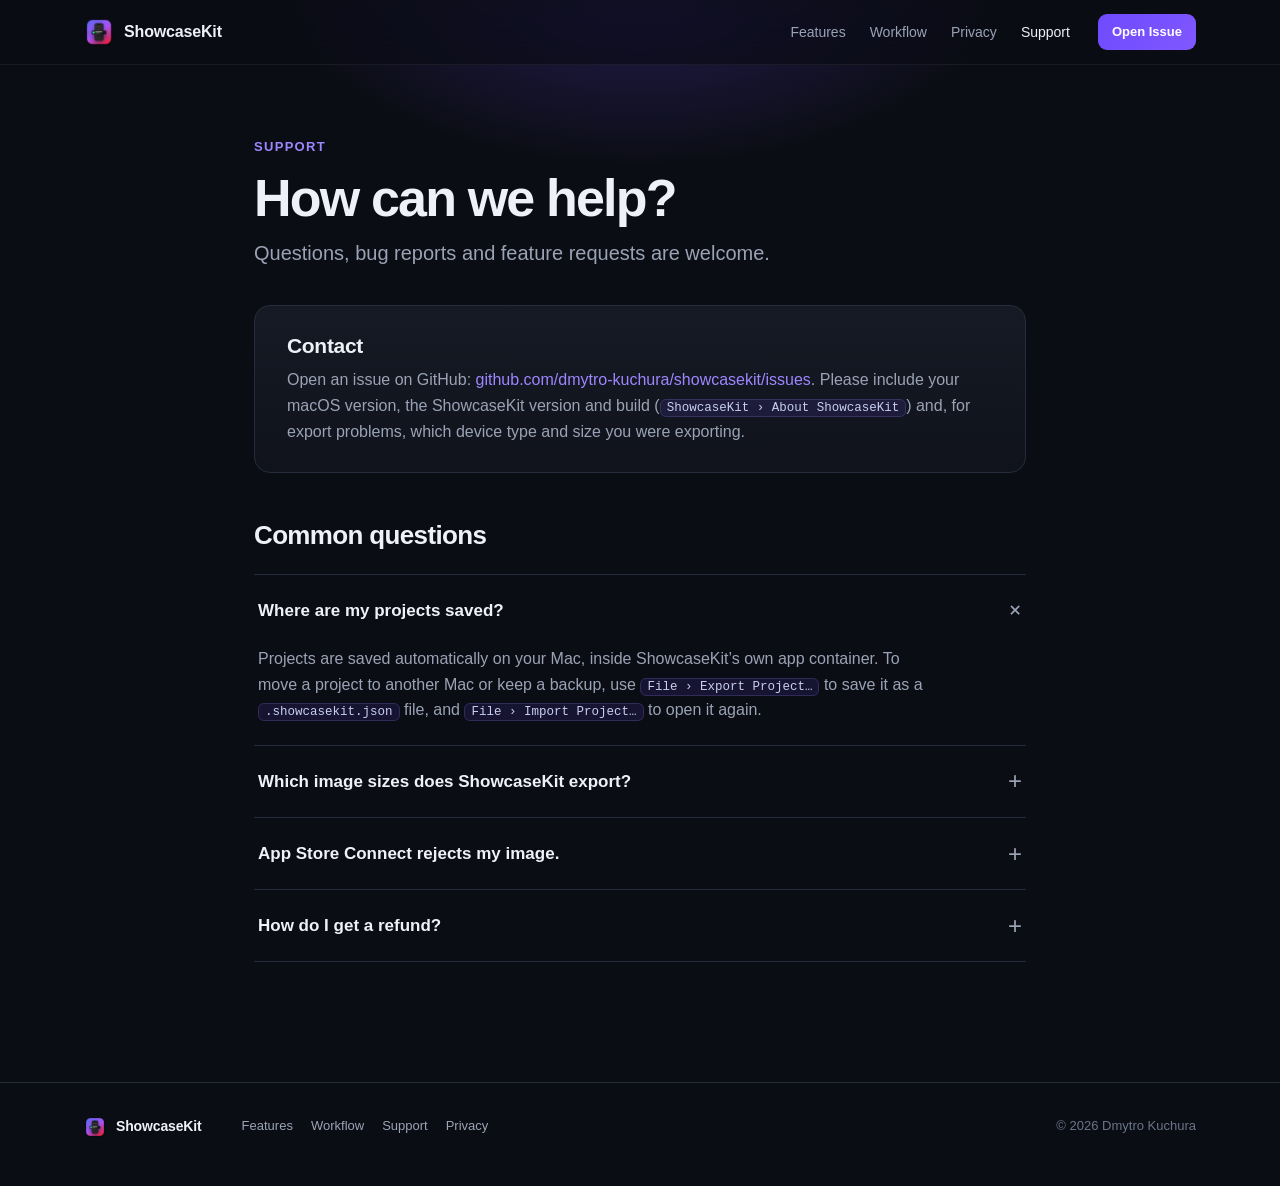
<file: support.html>
<!doctype html>
<html lang="en" class="nojs">
<head>
<meta charset="utf-8">
<meta name="viewport" content="width=device-width, initial-scale=1">
<title>ShowcaseKit Support — Help, Export Sizes &amp; FAQ</title>
<meta name="description" content="Get help with ShowcaseKit for macOS: project backups, supported App Store and Mac screenshot export sizes, troubleshooting and Apple refund info.">
<meta name="author" content="Dmytro Kuchura">
<meta name="robots" content="index, follow, max-image-preview:large, max-snippet:-1, max-video-preview:-1">
<meta name="googlebot" content="index, follow, max-image-preview:large, max-snippet:-1, max-video-preview:-1">
<link rel="canonical" href="https://dmytro-kuchura.github.io/showcasekit/support.html">
<link rel="sitemap" type="application/xml" title="Sitemap" href="sitemap.xml">
<meta name="application-name" content="ShowcaseKit">
<meta name="apple-mobile-web-app-title" content="ShowcaseKit">
<meta name="theme-color" content="#0b0d14">
<meta name="color-scheme" content="dark">

<meta property="og:type" content="website">
<meta property="og:site_name" content="ShowcaseKit">
<meta property="og:locale" content="en_US">
<meta property="og:url" content="https://dmytro-kuchura.github.io/showcasekit/support.html">
<meta property="og:title" content="ShowcaseKit Support — Help, Export Sizes &amp; FAQ">
<meta property="og:description" content="Questions, bug reports, export pixel dimensions and troubleshooting for ShowcaseKit on macOS.">
<meta property="og:image" content="https://dmytro-kuchura.github.io/showcasekit/og.png">
<meta property="og:image:type" content="image/png">
<meta property="og:image:width" content="1200">
<meta property="og:image:height" content="630">
<meta property="og:image:alt" content="ShowcaseKit macOS app preview">

<meta name="twitter:card" content="summary_large_image">
<meta name="twitter:title" content="ShowcaseKit Support — Help, Export Sizes &amp; FAQ">
<meta name="twitter:description" content="Questions, bug reports, export pixel dimensions and troubleshooting for ShowcaseKit on macOS.">
<meta name="twitter:image" content="https://dmytro-kuchura.github.io/showcasekit/og.png">

<link rel="icon" href="icon.png" type="image/png">
<link rel="apple-touch-icon" href="icon.png">
<link rel="manifest" href="site.webmanifest">
<link rel="stylesheet" href="style.css">

<script type="application/ld+json">
{
  "@context": "https://schema.org",
  "@graph": [
    {
      "@type": "WebPage",
      "@id": "https://dmytro-kuchura.github.io/showcasekit/support.html#webpage",
      "url": "https://dmytro-kuchura.github.io/showcasekit/support.html",
      "name": "ShowcaseKit Support — Help, Export Sizes & FAQ",
      "description": "Get help with ShowcaseKit for macOS: project backups, supported App Store and Mac screenshot export sizes, troubleshooting and Apple refund info.",
      "inLanguage": "en"
    },
    {
      "@type": "BreadcrumbList",
      "itemListElement": [
        { "@type": "ListItem", "position": 1, "name": "ShowcaseKit", "item": "https://dmytro-kuchura.github.io/showcasekit/" },
        { "@type": "ListItem", "position": 2, "name": "Support", "item": "https://dmytro-kuchura.github.io/showcasekit/support.html" }
      ]
    },
    {
      "@type": "FAQPage",
      "mainEntity": [
        {
          "@type": "Question",
          "name": "Where are my projects saved?",
          "acceptedAnswer": {
            "@type": "Answer",
            "text": "Projects are saved automatically on your Mac, inside ShowcaseKit’s own app container. To move a project to another Mac or keep a backup, use File › Export Project… to save it as a .showcasekit.json file, and File › Import Project… to open it again."
          }
        },
        {
          "@type": "Question",
          "name": "Which image sizes does ShowcaseKit export?",
          "acceptedAnswer": {
            "@type": "Answer",
            "text": "iPhone screenshots export at 1284 x 2778 px, iPad screenshots at 2232 x 2976 px, foldable iPhone Duo screenshots at the sizes for the inner (2007 x 2853 / 2853 x 2007 px) and cover (1398 x 2034 / 2034 x 1398 px) displays, and Mac screenshots at 2880 x 1800, 2560 x 1600, 1440 x 900 or 1280 x 800 px. Product page headers and search results artwork export as opaque PNG files without transparency."
          }
        },
        {
          "@type": "Question",
          "name": "App Store Connect rejects my image.",
          "acceptedAnswer": {
            "@type": "Answer",
            "text": "Check that the project’s device type matches the screenshot slot you’re uploading to. If it still fails, open an issue with the exact error message from App Store Connect."
          }
        },
        {
          "@type": "Question",
          "name": "How do I get a refund?",
          "acceptedAnswer": {
            "@type": "Answer",
            "text": "Purchases are handled by Apple. Request a refund at reportaproblem.apple.com."
          }
        }
      ]
    }
  ]
}
</script>
</head>
<body>

<nav aria-label="Main">
  <div class="wrap">
    <a class="brand" href="./" aria-label="ShowcaseKit home"><img src="icon.png" alt="" width="30" height="30">ShowcaseKit</a>
    <div class="links">
      <a href="./#features">Features</a>
      <a href="./#workflow">Workflow</a>
      <a href="privacy.html">Privacy</a>
      <a href="support.html" aria-current="page">Support</a>
    </div>
    <a class="btn small" href="https://github.com/dmytro-kuchura/showcasekit/issues/new">Open Issue</a>
  </div>
</nav>

<main>
<header class="page-head">
  <div class="wrap narrow">
    <div class="eyebrow">Support</div>
    <h1>How can we help?</h1>
    <p class="lede">Questions, bug reports and feature requests are welcome.</p>
  </div>
</header>

<section class="doc">
  <div class="wrap narrow">
    <div class="doc-card">
      <h2>Contact</h2>
      <p>Open an issue on GitHub: <a href="https://github.com/dmytro-kuchura/showcasekit/issues/new">github.com/dmytro-kuchura/showcasekit/issues</a>. Please include your macOS version, the ShowcaseKit version and build (<code>ShowcaseKit › About ShowcaseKit</code>) and, for export problems, which device type and size you were exporting.</p>
    </div>

    <h2 style="margin-top:48px;font-size:26px">Common questions</h2>
    <div class="faq" style="margin-top:24px">
      <details open>
        <summary><h3>Where are my projects saved?</h3></summary>
        <p>Projects are saved automatically on your Mac, inside ShowcaseKit’s own app container. To move a project to another Mac or keep a backup, use <code>File › Export Project…</code> to save it as a <code>.showcasekit.json</code> file, and <code>File › Import Project…</code> to open it again.</p>
      </details>
      <details>
        <summary><h3>Which image sizes does ShowcaseKit export?</h3></summary>
        <p>iPhone screenshots export at 1284 × 2778 px, iPad screenshots at 2232 × 2976 px, foldable iPhone Duo screenshots at the sizes for the inner (2007 × 2853 / 2853 × 2007 px) and cover (1398 × 2034 / 2034 × 1398 px) displays, and Mac screenshots at 2880 × 1800, 2560 × 1600, 1440 × 900 or 1280 × 800 px. Product page headers and search results artwork export as opaque PNG files without transparency, as App Store Connect requires.</p>
      </details>
      <details>
        <summary><h3>App Store Connect rejects my image.</h3></summary>
        <p>Check that the project’s device type matches the screenshot slot you’re uploading to. If it still fails, open an issue with the exact error message from App Store Connect.</p>
      </details>
      <details>
        <summary><h3>How do I get a refund?</h3></summary>
        <p>Purchases are handled by Apple. Request a refund at <a href="https://reportaproblem.apple.com">reportaproblem.apple.com</a>.</p>
      </details>
    </div>
  </div>
</section>
</main>

<footer>
  <div class="wrap">
    <a class="brand" href="./"><img src="icon.png" alt="" width="22" height="22" loading="lazy">ShowcaseKit</a>
    <nav aria-label="Footer" class="flinks">
      <a href="./#features">Features</a>
      <a href="./#workflow">Workflow</a>
      <a href="support.html">Support</a>
      <a href="privacy.html">Privacy</a>
    </nav>
    <p>© 2026 Dmytro Kuchura</p>
  </div>
</footer>

</body>
</html>
</file>
<file: style.css>
:root {
  --bg: #0b0d14;
  --bg2: #10131c;
  --panel: #161a24;
  --panel2: #1c2130;
  --line: #262c3b;
  --line2: #323a4d;
  --text: #eef1f7;
  --dim: #9aa3b5;
  --faint: #6b7488;
  --accent: #6d4aff;
  --accent2: #9d86ff;
  --pink: #ff3b7f;
  --green: #34c77b;
  --orange: #f5a524;
  --radius: 16px;
  --mono: ui-monospace, SFMono-Regular, Menlo, monospace;
}

* { box-sizing: border-box; }
html { scroll-behavior: smooth; overflow-x: clip; }
body {
  margin: 0;
  background: var(--bg);
  color: var(--text);
  font: 16px/1.6 -apple-system, BlinkMacSystemFont, "SF Pro Text", "Segoe UI", Inter, sans-serif;
  -webkit-font-smoothing: antialiased;
  overflow-x: clip;
}
a { color: var(--accent2); text-decoration: none; }
a:hover { text-decoration: underline; }
code {
  font: 12.5px var(--mono);
  color: #c8cef0;
  background: rgba(109, 74, 255, .12);
  border: 1px solid rgba(157, 134, 255, .2);
  padding: 1px 6px;
  border-radius: 6px;
}

.wrap { max-width: 1160px; margin: 0 auto; padding: 0 24px; }
.narrow { max-width: 820px; }
@media (max-width: 600px) { .wrap { padding: 0 16px; } }

/* nav */
body > nav {
  position: sticky;
  top: 0;
  z-index: 20;
  backdrop-filter: saturate(1.6) blur(16px);
  -webkit-backdrop-filter: saturate(1.6) blur(16px);
  background: rgba(11, 13, 20, .74);
  border-bottom: 1px solid rgba(255, 255, 255, .06);
}
body > nav .wrap { display: flex; align-items: center; gap: 28px; height: 64px; }
.brand {
  display: flex;
  align-items: center;
  gap: 10px;
  color: var(--text);
  font-weight: 650;
  letter-spacing: -.01em;
}
.brand:hover { text-decoration: none; }
.brand img { width: 30px; height: 30px; border-radius: 7px; }
body > nav .links { display: flex; gap: 24px; margin-left: auto; font-size: 14px; }
body > nav .links a { color: var(--dim); }
body > nav .links a:hover,
body > nav .links a[aria-current] { color: var(--text); text-decoration: none; }
@media (max-width: 760px) {
  body > nav .links { display: none; }
  body > nav .btn { margin-left: auto; }
}

.btn {
  display: inline-flex;
  align-items: center;
  gap: 10px;
  background: linear-gradient(135deg, var(--accent), #8158ff);
  color: #fff;
  font-weight: 600;
  padding: 12px 22px;
  border-radius: 11px;
  font-size: 15px;
  border: 0;
  cursor: pointer;
  box-shadow: 0 8px 24px -8px rgba(109, 74, 255, .72), inset 0 1px 0 rgba(255, 255, 255, .22);
  transition: transform .15s, filter .15s;
}
.btn:hover { text-decoration: none; filter: brightness(1.1); transform: translateY(-1px); }
.btn.small { padding: 8px 14px; font-size: 13px; border-radius: 9px; box-shadow: none; }
.btn.ghost {
  background: rgba(255, 255, 255, .06);
  color: var(--text);
  box-shadow: inset 0 0 0 1px var(--line2);
}
.btn svg { width: 18px; height: 18px; flex: none; }

/* hero */
.hero { position: relative; padding: 88px 0 0; text-align: center; isolation: isolate; }
.hero::before {
  content: "";
  position: absolute;
  inset: -120px 0 auto;
  height: 900px;
  z-index: -1;
  background:
    radial-gradient(640px 360px at 50% 10%, rgba(109, 74, 255, .36), transparent 70%),
    radial-gradient(420px 260px at 18% 42%, rgba(255, 59, 127, .14), transparent 70%),
    radial-gradient(420px 260px at 82% 42%, rgba(52, 199, 123, .11), transparent 70%);
}
.hero::after {
  content: "";
  position: absolute;
  inset: 0;
  z-index: -1;
  opacity: .35;
  background-image:
    linear-gradient(rgba(255, 255, 255, .04) 1px, transparent 1px),
    linear-gradient(90deg, rgba(255, 255, 255, .04) 1px, transparent 1px);
  background-size: 48px 48px;
  mask-image: radial-gradient(ellipse at 50% 20%, #000 20%, transparent 65%);
  -webkit-mask-image: radial-gradient(ellipse at 50% 20%, #000 20%, transparent 65%);
}
.pill {
  display: inline-flex;
  align-items: center;
  gap: 8px;
  font-size: 13px;
  color: var(--dim);
  padding: 6px 14px 6px 8px;
  border-radius: 99px;
  background: rgba(255, 255, 255, .04);
  border: 1px solid var(--line);
}
.pill b {
  background: linear-gradient(135deg, var(--accent), var(--pink));
  color: #fff;
  font-size: 11px;
  padding: 2px 8px;
  border-radius: 99px;
  font-weight: 600;
}
.pill:hover { text-decoration: none; color: var(--text); }
h1 {
  font-size: clamp(38px, 6.8vw, 74px);
  line-height: 1.03;
  letter-spacing: -.035em;
  margin: 24px auto 20px;
  max-width: 900px;
  font-weight: 750;
}
h1 .grad {
  background: linear-gradient(100deg, #c4b5fd 0%, #8b6eff 45%, #ff4b8b 100%);
  -webkit-background-clip: text;
  background-clip: text;
  color: transparent;
}
.lede {
  font-size: clamp(17px, 2.2vw, 20px);
  color: var(--dim);
  max-width: 660px;
  margin: 0 auto 34px;
}
.cta { display: flex; gap: 12px; justify-content: center; flex-wrap: wrap; }
.cta-meta { margin: 16px 0 0; font-size: 13px; color: var(--faint); }
.cta-meta span + span::before { content: "·"; margin: 0 8px; }

/* app window mockup */
.shot { margin: 60px auto 0; max-width: 1120px; perspective: 2000px; }
.win {
  border-radius: 14px;
  overflow: hidden;
  border: 1px solid rgba(255, 255, 255, .11);
  background: #14171f;
  box-shadow:
    0 50px 120px -30px rgba(0, 0, 0, .9),
    0 0 0 1px rgba(0, 0, 0, .6),
    0 0 120px -20px rgba(109, 74, 255, .36);
  transform: rotateX(8deg);
  transform-origin: 50% 0;
  transition: transform .8s cubic-bezier(.2, .7, .2, 1);
  text-align: left;
  font-size: 12px;
  line-height: 1.4;
  user-select: none;
}
.shot.in .win { transform: none; }
.titlebar {
  height: 34px;
  display: flex;
  align-items: center;
  padding: 0 12px;
  gap: 8px;
  background: #1c1f27;
  border-bottom: 1px solid #262a34;
  position: relative;
}
.titlebar i { width: 12px; height: 12px; border-radius: 50%; display: block; }
.titlebar i:nth-child(1) { background: #ff5f57; }
.titlebar i:nth-child(2) { background: #febc2e; }
.titlebar i:nth-child(3) { background: #28c840; }
.titlebar span {
  position: absolute;
  left: 0;
  right: 0;
  text-align: center;
  color: #8b93a5;
  font-size: 12px;
  pointer-events: none;
  white-space: nowrap;
  overflow: hidden;
  text-overflow: ellipsis;
  padding: 0 70px;
}

.sk-body { display: grid; grid-template-columns: 186px 170px 1fr 246px; height: 560px; }
.sk-side {
  background: linear-gradient(#1a1e28, #161922);
  border-right: 1px solid #232733;
  padding: 12px 9px;
  display: flex;
  flex-direction: column;
  gap: 2px;
}
.sk-grp {
  font-size: 10px;
  text-transform: uppercase;
  letter-spacing: .06em;
  color: #6b7488;
  font-weight: 600;
  padding: 8px 8px 4px;
}
.sk-proj {
  display: flex;
  align-items: center;
  gap: 8px;
  padding: 6px 8px;
  border-radius: 7px;
  color: #b7bfd0;
  font-size: 11.5px;
}
.sk-proj.sel { background: rgba(109, 74, 255, .24); color: #fff; font-weight: 550; }
.sk-dot { width: 8px; height: 8px; border-radius: 3px; flex: none; }
.sk-proj em { margin-left: auto; font-style: normal; font-size: 10px; color: #7f889b; }
.sk-proj.sel em { color: #c7b8ff; }

.sk-board {
  background: #13161f;
  border-right: 1px solid #232733;
  padding: 10px;
  display: flex;
  flex-direction: column;
  gap: 8px;
  overflow: hidden;
}
.sk-board-hd {
  display: flex;
  align-items: center;
  justify-content: space-between;
  font-size: 11px;
  color: #8b93a5;
  padding: 2px 2px 4px;
}
.sk-board-hd b { color: #eef1f7; font-weight: 600; }
.sk-thumb {
  display: flex;
  align-items: center;
  gap: 9px;
  padding: 7px;
  border-radius: 9px;
  background: #181c27;
  border: 1px solid #232837;
}
.sk-thumb.sel { border-color: var(--accent2); background: rgba(109, 74, 255, .14); }
.sk-mini {
  width: 30px;
  height: 58px;
  border-radius: 6px;
  flex: none;
  padding: 4px 3px 0;
  display: flex;
  flex-direction: column;
  align-items: center;
  justify-content: space-between;
  overflow: hidden;
}
.sk-mini span { display: block; width: 20px; height: 3px; border-radius: 2px; background: rgba(255, 255, 255, .75); }
.sk-mini i {
  display: block;
  width: 18px;
  height: 36px;
  border-radius: 4px 4px 0 0;
  background: #111319;
  border: 1.5px solid #2f3340;
  border-bottom: 0;
}
.sk-thumb-meta b { display: block; font-size: 11px; color: #eef1f7; font-weight: 550; }
.sk-thumb-meta small { display: block; font-size: 10px; color: #7f889b; margin-top: 2px; }

.sk-stage {
  background: radial-gradient(circle at 50% 45%, #1c202c 0%, #10131a 100%);
  display: flex;
  flex-direction: column;
  position: relative;
  overflow: hidden;
}
.sk-toolbar {
  display: flex;
  align-items: center;
  flex-wrap: wrap;
  gap: 8px;
  padding: 9px 12px;
  border-bottom: 1px solid #222632;
  background: rgba(18, 21, 28, .75);
}
.chip {
  padding: 3px 9px;
  border-radius: 6px;
  background: #1d2230;
  border: 1px solid #2a3040;
  color: #aab2c2;
  font-size: 11px;
}
.chip.accent {
  background: rgba(109, 74, 255, .22);
  border-color: rgba(157, 134, 255, .4);
  color: #d6ccff;
}
.sk-canvas-wrap {
  flex: 1;
  display: grid;
  place-items: center;
  padding: 18px;
}
.sk-card {
  width: 244px;
  height: 468px;
  border-radius: 22px;
  background: linear-gradient(135deg, #6366f1 0%, #9b4dff 58%, #f43f5e 100%);
  padding: 22px 18px 0;
  display: flex;
  flex-direction: column;
  align-items: center;
  text-align: center;
  position: relative;
  box-shadow: 0 28px 60px -18px rgba(0, 0, 0, .75), inset 0 1px 0 rgba(255, 255, 255, .28);
  overflow: hidden;
}
.sk-card h4 { margin: 0; font-size: 19px; line-height: 1.12; letter-spacing: -.02em; color: #fff; font-weight: 700; }
.sk-card p { margin: 6px 0 18px; font-size: 11px; color: rgba(255, 255, 255, .85); line-height: 1.35; }
.sk-phone {
  width: 176px;
  flex: 1;
  background: #111318;
  border-radius: 26px 26px 0 0;
  border: 3px solid #18181b;
  border-bottom: 0;
  padding: 10px 10px 0;
  box-shadow: 0 18px 40px rgba(0, 0, 0, .45);
  position: relative;
}
.sk-island { width: 46px; height: 11px; border-radius: 99px; background: #000; margin: 0 auto 12px; }
.sk-row {
  display: flex;
  align-items: center;
  gap: 8px;
  padding: 8px 9px;
  border-radius: 9px;
  background: #1c1f29;
  margin-bottom: 6px;
  text-align: left;
}
.sk-row i { width: 8px; height: 8px; border-radius: 50%; background: #4b5263; flex: none; }
.sk-row.done i { background: var(--green); }
.sk-row b { display: block; height: 5px; border-radius: 3px; background: #464d60; width: 78px; }
.sk-row span { display: block; height: 4px; border-radius: 2px; background: #2d3342; width: 46px; margin-top: 4px; }
.sk-popout {
  position: absolute;
  left: 12px;
  right: 12px;
  top: 224px;
  background: rgba(18, 20, 27, .96);
  border: 1px solid rgba(255, 255, 255, .18);
  border-radius: 13px;
  padding: 10px 12px;
  display: flex;
  align-items: center;
  gap: 9px;
  text-align: left;
  box-shadow: 0 20px 44px rgba(0, 0, 0, .65);
}
.sk-pop-ic {
  width: 26px;
  height: 26px;
  border-radius: 7px;
  background: linear-gradient(135deg, #10b981, #34c77b);
  display: grid;
  place-items: center;
  color: #fff;
  font-weight: 700;
  font-size: 13px;
  flex: none;
}
.sk-popout b { display: block; font-size: 11.5px; color: #fff; font-weight: 600; }
.sk-popout small { display: block; font-size: 10px; color: #9aa3b5; }
.sk-popout em { margin-left: auto; font-style: normal; font-size: 10px; color: var(--green); font-weight: 600; }

.sk-insp {
  background: #171a22;
  border-left: 1px solid #232733;
  padding: 12px;
  display: flex;
  flex-direction: column;
  gap: 12px;
  overflow: hidden;
}
.sk-seg {
  display: grid;
  grid-template-columns: repeat(3, 1fr);
  background: #11141b;
  border: 1px solid #262b39;
  border-radius: 7px;
  padding: 2px;
  font-size: 10.5px;
  text-align: center;
}
.sk-seg span { padding: 4px 0; border-radius: 5px; color: #8b93a5; }
.sk-seg span.on { background: #262c3c; color: #fff; font-weight: 550; }
.sk-sec-lbl { font-size: 10px; text-transform: uppercase; letter-spacing: .05em; color: #7f889b; font-weight: 600; margin-bottom: 6px; }
.sk-layouts { display: grid; grid-template-columns: repeat(2, 1fr); gap: 6px; }
.sk-lay {
  padding: 7px 8px;
  border-radius: 7px;
  background: #1d212d;
  border: 1px solid #292f40;
  font-size: 10.5px;
  color: #b7bfd0;
}
.sk-lay.on { border-color: var(--accent2); background: rgba(109, 74, 255, .18); color: #fff; }
.sk-kv { display: flex; justify-content: space-between; align-items: center; font-size: 11px; padding: 6px 8px; border-radius: 7px; background: #1d212d; margin-bottom: 5px; }
.sk-kv span:first-child { color: #8b93a5; }
.sk-swatches { display: flex; flex-wrap: wrap; gap: 6px; }
.sk-sw { width: 20px; height: 20px; border-radius: 6px; border: 1px solid rgba(255, 255, 255, .15); }
.sk-sw.on { outline: 2px solid #fff; outline-offset: 2px; }

@media (max-width: 1020px) {
  .sk-body { grid-template-columns: 168px 1fr 236px; }
  .sk-board { display: none; }
}
@media (max-width: 820px) {
  .sk-body { grid-template-columns: 1fr; height: 470px; }
  .sk-side, .sk-insp { display: none; }
}

/* sections */
section { padding: 116px 0 0; }
.eyebrow {
  color: var(--accent2);
  font-weight: 600;
  font-size: 13px;
  text-transform: uppercase;
  letter-spacing: .1em;
}
h2 {
  font-size: clamp(30px, 4.4vw, 46px);
  line-height: 1.1;
  letter-spacing: -.025em;
  margin: 12px 0 16px;
  font-weight: 720;
}
.sub { color: var(--dim); font-size: 18px; max-width: 640px; margin: 0; }
.center { text-align: center; }
.center .sub { margin: 0 auto; }

.grid { display: grid; grid-template-columns: repeat(3, 1fr); gap: 16px; margin-top: 56px; }
@media (max-width: 900px) { .grid { grid-template-columns: repeat(2, 1fr); } }
@media (max-width: 600px) { .grid { grid-template-columns: 1fr; } }
.card {
  position: relative;
  background: linear-gradient(180deg, var(--panel), var(--bg2));
  border: 1px solid var(--line);
  border-radius: var(--radius);
  padding: 28px;
  transition: border-color .2s, transform .2s;
  overflow: hidden;
}
.card:hover { border-color: var(--line2); transform: translateY(-2px); }
.card .ico {
  width: 44px;
  height: 44px;
  border-radius: 12px;
  display: grid;
  place-items: center;
  margin-bottom: 18px;
  background: rgba(109, 74, 255, .14);
  border: 1px solid rgba(157, 134, 255, .32);
  color: var(--accent2);
}
.card .ico.p { background: rgba(255, 59, 127, .12); border-color: rgba(255, 59, 127, .32); color: #ff6fa2; }
.card .ico.g { background: rgba(52, 199, 123, .12); border-color: rgba(52, 199, 123, .3); color: var(--green); }
.card .ico svg { width: 22px; height: 22px; }
.card h3 { margin: 0 0 8px; font-size: 18px; letter-spacing: -.01em; }
.card p { margin: 0; color: var(--dim); font-size: 15px; }

/* workflow rows */
.row { display: grid; grid-template-columns: 1fr 1.15fr; gap: 64px; align-items: center; margin-top: 112px; }
.row.rev > :first-child { order: 2; }
@media (max-width: 900px) {
  .row, .row.rev { grid-template-columns: 1fr; gap: 36px; margin-top: 84px; }
  .row.rev > :first-child { order: 0; }
}
.row > *, .grid > *, .dl > *, .sk-body > * { min-width: 0; }
.row ul { list-style: none; padding: 0; margin: 24px 0 0; }
.row li { display: flex; gap: 12px; padding: 8px 0; color: var(--dim); }
.row li::before {
  content: "";
  flex: none;
  width: 18px;
  height: 18px;
  margin-top: 3px;
  border-radius: 50%;
  background: rgba(52, 199, 123, .15) url("data:image/svg+xml,%3Csvg xmlns='http://www.w3.org/2000/svg' viewBox='0 0 24 24' fill='none' stroke='%2334c77b' stroke-width='3' stroke-linecap='round' stroke-linejoin='round'%3E%3Cpath d='M5 12l5 5L20 7'/%3E%3C/svg%3E") center/11px no-repeat;
}
.row li b { color: var(--text); font-weight: 600; }

.panel {
  background: #12151c;
  border: 1px solid var(--line);
  border-radius: var(--radius);
  overflow: hidden;
  box-shadow: 0 30px 80px -30px rgba(0, 0, 0, .8);
  font-size: 12px;
  max-width: 100%;
}
.panel .titlebar { height: 30px; }
.multi { padding: 20px; display: grid; gap: 10px; background: #0d0f14; }
.mc {
  display: flex;
  align-items: center;
  gap: 14px;
  padding: 12px 14px;
  border-radius: 12px;
  background: #161a24;
  border: 1px solid #232937;
}
.mc .av {
  width: 36px;
  height: 36px;
  font-size: 11px;
  border-radius: 10px;
  display: grid;
  place-items: center;
  font-weight: 700;
  color: #fff;
  flex: none;
}
.mc b { display: block; font-size: 13px; color: #eef1f7; font-weight: 600; }
.mc small { color: #7f889b; font-size: 11.5px; font-family: var(--mono); }
.mc .st {
  margin-left: auto;
  font-size: 11px;
  padding: 3px 9px;
  border-radius: 99px;
  background: rgba(109, 74, 255, .16);
  color: var(--accent2);
  white-space: nowrap;
}
.mc .st.g { background: rgba(52, 199, 123, .12); color: var(--green); }

/* creative preview panel */
.creative-box { padding: 20px; background: #0d0f14; display: grid; gap: 12px; }
.creative-banner {
  border-radius: 14px;
  padding: 22px 20px;
  background: linear-gradient(125deg, #4f46e5 0%, #9333ea 52%, #ec4899 100%);
  display: flex;
  align-items: center;
  justify-content: space-between;
  gap: 16px;
  overflow: hidden;
  min-height: 176px;
  box-shadow: inset 0 1px 0 rgba(255, 255, 255, .24);
}
@media (max-width: 520px) {
  .creative-banner { flex-direction: column; align-items: flex-start; padding-bottom: 0; }
  .creative-phones { margin-bottom: -18px; align-self: center; }
  .sk-toolbar .chip:last-child { display: none; }
}
.creative-copy { text-align: left; }
.creative-logo { width: 34px; height: 34px; border-radius: 8px; margin-bottom: 10px; display: block; box-shadow: 0 6px 14px rgba(0, 0, 0, .35); }
.creative-copy strong { display: block; font-size: 18px; line-height: 1.15; color: #fff; letter-spacing: -.02em; }
.creative-copy span { display: block; font-size: 11px; color: rgba(255, 255, 255, .82); margin-top: 4px; }
.creative-phones { display: flex; align-items: flex-end; gap: 8px; margin-bottom: -36px; }
.cp {
  width: 56px;
  height: 118px;
  border-radius: 12px 12px 0 0;
  background: #12151c;
  border: 2px solid #1e222e;
  border-bottom: 0;
  padding: 6px 5px;
  box-shadow: 0 14px 28px rgba(0, 0, 0, .4);
}
.cp.mid { height: 136px; width: 62px; }
.cp i { display: block; height: 6px; border-radius: 3px; background: rgba(255, 255, 255, .14); margin-bottom: 5px; }
.cp b { display: block; height: 22px; border-radius: 5px; background: linear-gradient(135deg, rgba(157, 134, 255, .45), rgba(255, 59, 127, .4)); margin-bottom: 5px; }
.creative-meta { display: flex; gap: 8px; flex-wrap: wrap; }

.json {
  padding: 16px 18px;
  font: 12.5px/1.68 var(--mono);
  color: #c9cfdb;
  white-space: pre;
  overflow-x: auto;
  background: #0d0f14;
}
.json .k { color: #b4a2ff; }
.json .s { color: #f0b46b; }
.json .n { color: #7ee0a8; }
.json .ln { color: #3e4555; display: inline-block; width: 24px; user-select: none; }
.json .hl { background: rgba(109, 74, 255, .18); display: inline-block; width: 100%; }

/* privacy / trust strip */
.trust {
  display: grid;
  grid-template-columns: repeat(4, 1fr);
  gap: 1px;
  background: var(--line);
  border: 1px solid var(--line);
  border-radius: var(--radius);
  overflow: hidden;
  margin-top: 56px;
}
.trust div { background: var(--bg2); padding: 28px; }
.trust b { display: block; font-size: 16px; margin-bottom: 6px; }
.trust p { margin: 0; color: var(--dim); font-size: 14px; }
@media (max-width: 900px) { .trust { grid-template-columns: 1fr 1fr; } }
@media (max-width: 560px) { .trust { grid-template-columns: 1fr; } }

/* get / specs */
.dl { margin-top: 56px; display: grid; grid-template-columns: 1.2fr 1fr; gap: 16px; }
@media (max-width: 860px) { .dl { grid-template-columns: 1fr; } }
.dlmain {
  position: relative;
  overflow: hidden;
  border-radius: var(--radius);
  padding: 40px;
  border: 1px solid rgba(157, 134, 255, .36);
  background:
    radial-gradient(500px 300px at 100% 0%, rgba(109, 74, 255, .28), transparent 70%),
    linear-gradient(180deg, #161829, #10131c);
}
@media (max-width: 600px) { .dlmain { padding: 28px 22px; } }
.dlmain img { width: 84px; height: 84px; margin: -4px 0 12px -4px; border-radius: 18px; }
.dlmain h3 { font-size: 26px; margin: 0 0 6px; letter-spacing: -.02em; }
.dlmain .meta { color: var(--dim); font-size: 14px; margin: 0 0 24px; }
dl { display: grid; grid-template-columns: max-content 1fr; gap: 8px 18px; margin: 28px 0 0; font-size: 13.5px; }
dt { color: var(--faint); }
dd { margin: 0; color: var(--dim); overflow-wrap: anywhere; }

.older { border-radius: var(--radius); border: 1px solid var(--line); background: var(--bg2); padding: 28px; }
.older h3 { margin: 0 0 12px; font-size: 15px; }
.older ul { list-style: none; padding: 0; margin: 0; }
.older li { display: flex; justify-content: space-between; gap: 12px; padding: 10px 0; border-bottom: 1px solid var(--line); font-size: 14px; }
.older li:last-child { border-bottom: 0; }
.older li span { color: var(--dim); font-family: var(--mono); font-size: 12.5px; }
.older .rss { display: inline-block; margin-top: 18px; font-size: 13px; }

/* FAQ */
.faq { margin-top: 48px; border-top: 1px solid var(--line); }
.faq details { border-bottom: 1px solid var(--line); }
.faq summary { list-style: none; cursor: pointer; display: flex; align-items: center; gap: 16px; padding: 22px 4px; }
.faq summary::-webkit-details-marker { display: none; }
.faq summary::after { content: "+"; margin-left: auto; font-size: 24px; line-height: 1; color: var(--dim); transition: transform .2s; }
.faq details[open] summary::after { transform: rotate(45deg); }
.faq h3 { margin: 0; font-size: 17px; font-weight: 600; }
.faq p { margin: 0; padding: 0 4px 22px; color: var(--dim); max-width: 680px; }

/* subpages (support & privacy) */
.page-head { padding: 72px 0 36px; position: relative; isolation: isolate; }
.page-head::before {
  content: "";
  position: absolute;
  inset: -80px 0 auto;
  height: 360px;
  z-index: -1;
  background: radial-gradient(520px 260px at 50% 0%, rgba(109, 74, 255, .26), transparent 70%);
}
.page-head h1 { font-size: clamp(32px, 5vw, 52px); margin: 14px 0 12px; max-width: none; }
.page-head .lede { margin: 0; max-width: 640px; }
.doc { padding-top: 0; }
.doc-card {
  background: linear-gradient(180deg, var(--panel), var(--bg2));
  border: 1px solid var(--line);
  border-radius: var(--radius);
  padding: 28px 32px;
  margin-bottom: 16px;
}
.doc-card h2 { font-size: 21px; margin: 0 0 10px; letter-spacing: -.015em; }
.doc-card p { margin: 0; color: var(--dim); }
.doc-card p + p { margin-top: 12px; }
@media (max-width: 600px) { .doc-card { padding: 22px 20px; } }

/* footer */
footer { margin-top: 120px; border-top: 1px solid var(--line); padding: 32px 0 48px; color: var(--faint); font-size: 13px; }
footer .wrap { display: flex; gap: 16px; align-items: center; flex-wrap: wrap; }
footer .brand { font-size: 14px; }
footer .brand img { width: 22px; height: 22px; border-radius: 5px; }
footer p { margin: 0 0 0 auto; }
.flinks { display: flex; gap: 18px; margin-left: 24px; }
.flinks a { color: var(--dim); }
@media (max-width: 720px) {
  .flinks { margin-left: 0; width: 100%; }
  footer p { margin: 0; }
}

/* reveal animation */
.js .reveal { opacity: 0; transform: translateY(18px); transition: opacity .7s, transform .7s cubic-bezier(.2, .7, .2, 1); }
.js .reveal.in { opacity: 1; transform: none; }
@media (prefers-reduced-motion: reduce) {
  .js .reveal { opacity: 1; transform: none; transition: none; }
  .win { transform: none; transition: none; }
  html { scroll-behavior: auto; }
}
</file>
